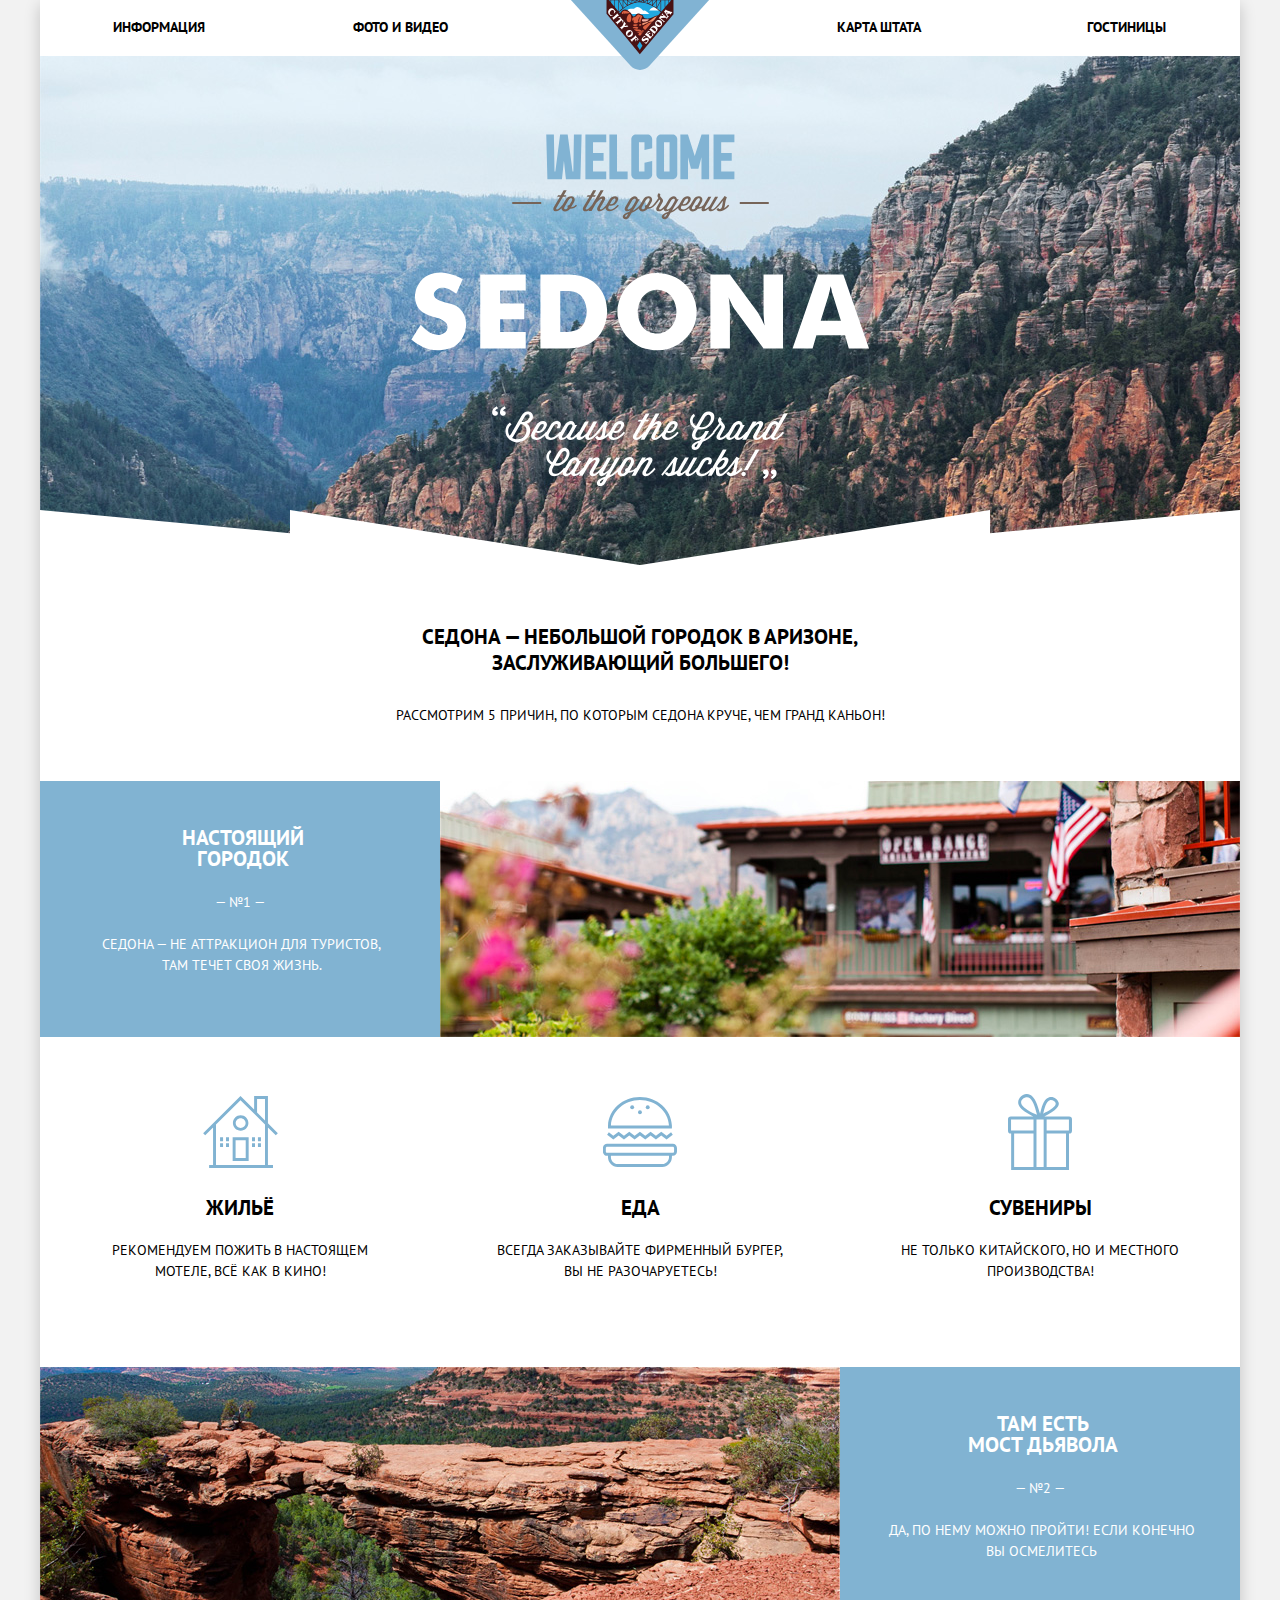
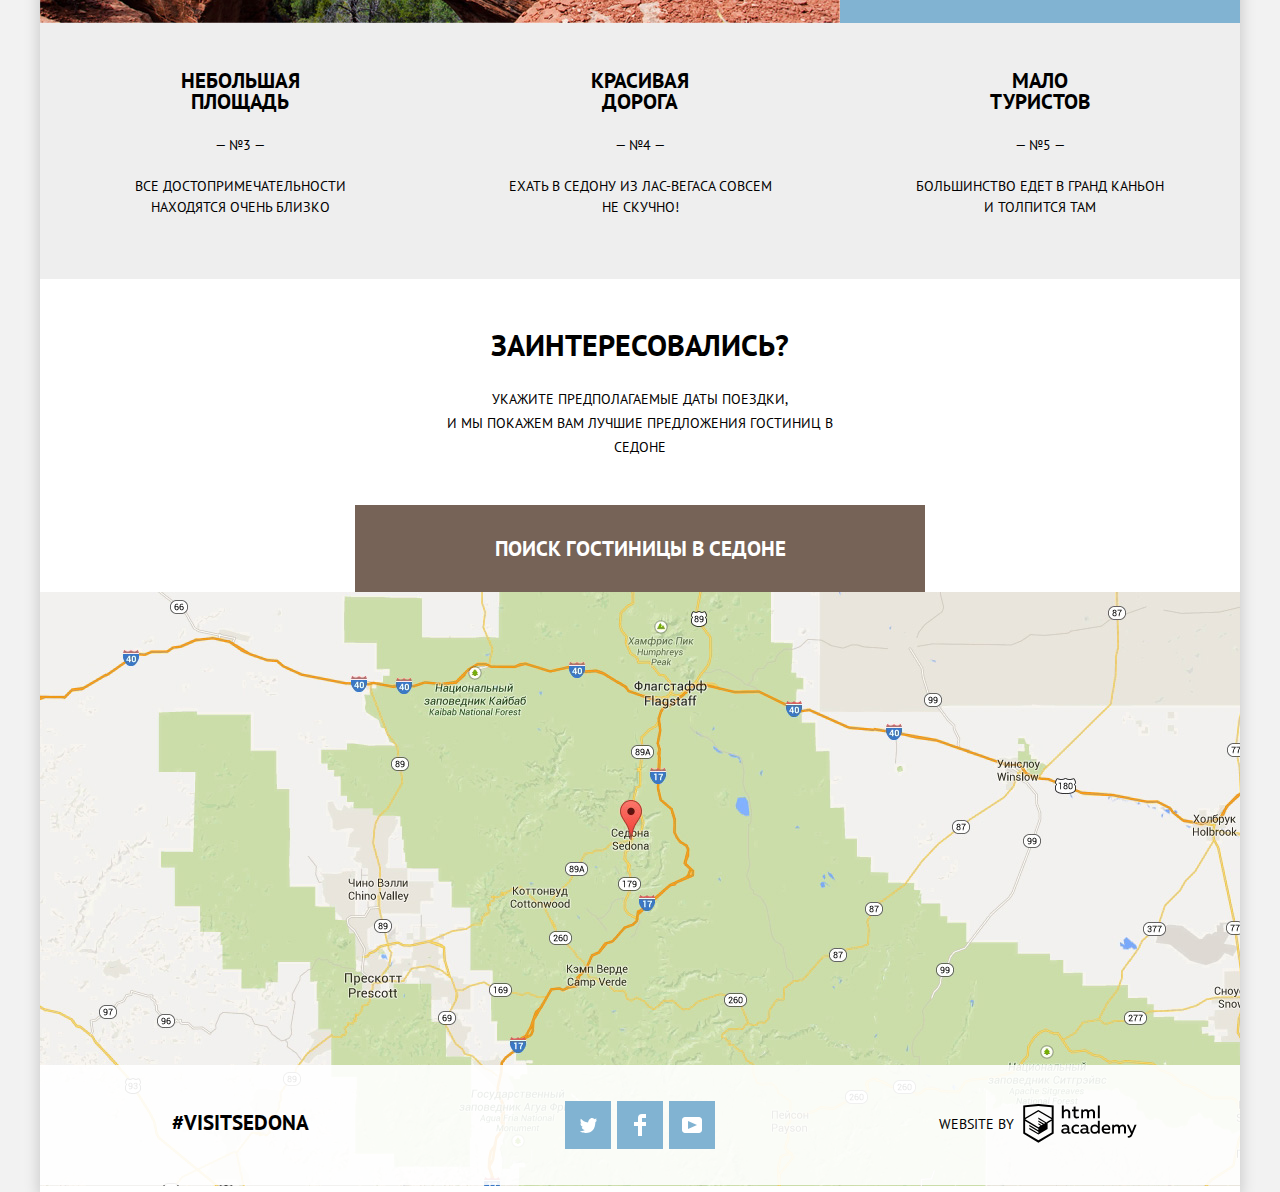
<file: index.html>
<!DOCTYPE html>
<html lang="ru">

<head>
    <meta charset="UTF-8">
    <title>Sedona / Главная</title>
    <link href="https://fonts.googleapis.com/css?family=PT+Sans:400,700&amp;subset=cyrillic" rel="stylesheet">
    <link rel="stylesheet" href="./css/normalize.css">
    <link rel="stylesheet" href="./css/styles.css">
</head>

<body>
    <div class="main-container">
        <header class="main-header">
            <img src="./img/svg-sedona/logo-sedona.svg" width="140" height="72" alt="Основной логотип">
            <nav class="site-navigation">
                <ul class="navigation-list">
                    <li> <a href="">Информация</a></li>
                    <li> <a href="">Фото и видео</a></li>
                    <li> <a href="">Карта штата</a></li>
                    <li> <a href="sedona-hotels.html">Гостиницы</a></li>
                </ul>
            </nav>
        </header>
        <main>
            <div class="head-wrapper">
                <h1 class="visually-hidden">Седона</h1>
                <img src="./img/svg-sedona/intro-welcome.svg" width="459" height="353" alt="Приветственный логотип">
            </div>
            <section class="title-section">
                <h2 class="visually-hidden">Привественный блок Седоны</h2>
                <b class="about-town">Седона — небольшой городок в Аризоне, заслуживающий большего!</b>
                <p class="about-reasons">Рассмотрим 5 причин, по которым Седона круче, чем Гранд Каньон!</p>
            </section>
            <section class="reasons-section town">
                <h2 class="visually-hidden">Описание причины</h2>
                <div class="reasons-block">
                    <h3>Настоящий городок</h3>
                    <span>— №1 —</span>
                    <p>Седона — не аттракцион для туристов,<br> там течет своя жизнь.</p>
                </div>
            </section>
            <section class="features-section">
                <h2 class="visually-hidden">Особенности городка</h2>
                <ul class="features-list">
                    <li class="features-item">
                        <h3 class="home">Жильё</h3>
                        <p>Рекомендуем пожить в настоящем мотеле, всё как в кино!</p>
                    </li>
                    <li class="features-item">
                        <h3 class="food">Еда</h3>
                        <p>Всегда заказывайте фирменный бургер, Вы не разочаруетесь!</p>
                    </li>
                    <li class="features-item">
                        <h3 class="gifts">Сувениры</h3>
                        <p class="gifts-text">Не только китайского, но и местного производства!</p>
                    </li>
                </ul>
            </section>
            <section class="reasons-section bridge">
                <h2 class="visually-hidden">Описание причины</h2>
                <div class="reasons-block">
                    <h3>Там есть <br>мост дьявола</h3>
                    <span>— №2 —</span>
                    <p>Да, по нему можно пройти! Если конечно вы осмелитесь</p>
                </div>
            </section>
            <section class="reasons-section">
                <ul class="reasons-list">
                    <li class="reasons-item-1">
                        <h3>Небольшая площадь</h3>
                        <span>— №3 —</span>
                        <p>Все достопримечательности находятся очень близко </p>
                    </li>
                    <li class="reasons-item-2">
                        <h3>Красивая дорога</h3>
                        <span>— №4 —</span>
                        <p>Ехать в Седону из Лас-Вегаса совсем не скучно!</p>
                    </li>
                    <li class="reasons-item-3">
                        <h3>Мало туристов</h3>
                        <span>— №5 —</span>
                        <p>Большинство едет в Гранд Каньон и толпится там</p>
                    </li>
                </ul>
            </section>
            <section class="hotels-seacrh">
                <h2 class="visually-hidden">Блок поиска гостиниц</h2>
                <div class="hotels-wrap">
                    <b>Заинтересовались?</b>
                    <p>Укажите предполагаемые даты поездки,<br> и мы покажем вам лучшие предложения гостиниц в Седоне</p>
                </div>
                <button class="search-button">Поиск гостиницы в Седоне</button>
                <form class="find-form form-show" method="get" action="https://echo.htmlacademy.ru">
                    <p class="search-hotels-group">
                        <label class="arrival">
                            <span class="date-form">Дата заезда:</span>
                            <input class="search-input" type="text" name="arrival" placeholder="24 апреля 2017" maxlength="20" required>
                        </label>
                        <button class="button-calendar-arrival" title="Выбрать дату заезда">
                            <svg width="21" height="22">
                                <path fill="#a9a9a9" d="M19.251 2.025h-2.845V.648c0-.381-.294-.689-.656-.689-.363 0-.656.308-.656.689v1.377h-3.938V.648c0-.381-.294-.689-.655-.689-.363 0-.657.308-.657.689v1.377H5.906V.648c0-.381-.294-.689-.656-.689-.363 0-.657.308-.657.689v1.377H1.75C.784 2.025 0 2.847 0 3.862v16.302C0 21.179.784 22 1.75 22h17.501c.966 0 1.749-.821 1.749-1.836V3.862c0-1.015-.783-1.837-1.749-1.837zm.437 18.139a.448.448 0 0 1-.437.459H1.75a.45.45 0 0 1-.438-.459V3.862a.45.45 0 0 1 .438-.459h2.844v1.378c0 .381.294.689.657.689.362 0 .656-.308.656-.689V3.403h3.938v1.378c0 .381.294.689.657.689.361 0 .655-.308.655-.689V3.403h3.938v1.378c0 .381.293.689.656.689.362 0 .656-.308.656-.689V3.403h2.845c.241 0 .437.206.437.459v16.302z" />
                                <path fill="#a9a9a9" d="M4.594 8.225h2.625v2.066H4.594zM4.594 11.668h2.625v2.067H4.594zM4.594 15.112h2.625v2.066H4.594zM9.188 15.112h2.625v2.066H9.188zM9.188 11.668h2.625v2.067H9.188zM9.188 8.225h2.625v2.066H9.188zM13.781 15.112h2.625v2.066h-2.625zM13.781 11.668h2.625v2.067h-2.625zM13.781 8.225h2.625v2.066h-2.625z" /></svg>
                        </button>
                    </p>
                    <p class="search-hotels-group">
                        <label class="departure">
                            <span class="date-form date-out">Дата выезда:</span>
                            <input class="search-input" type="text" name="departure" placeholder="4 июля 2017" maxlength="20">
                        </label>
                        <button class="button-calendar-departure" title="Выбрать дату выезда">
                            <svg width="21" height="22">
                                <path fill="#a9a9a9" d="M19.251 2.025h-2.845V.648c0-.381-.294-.689-.656-.689-.363 0-.656.308-.656.689v1.377h-3.938V.648c0-.381-.294-.689-.655-.689-.363 0-.657.308-.657.689v1.377H5.906V.648c0-.381-.294-.689-.656-.689-.363 0-.657.308-.657.689v1.377H1.75C.784 2.025 0 2.847 0 3.862v16.302C0 21.179.784 22 1.75 22h17.501c.966 0 1.749-.821 1.749-1.836V3.862c0-1.015-.783-1.837-1.749-1.837zm.437 18.139a.448.448 0 0 1-.437.459H1.75a.45.45 0 0 1-.438-.459V3.862a.45.45 0 0 1 .438-.459h2.844v1.378c0 .381.294.689.657.689.362 0 .656-.308.656-.689V3.403h3.938v1.378c0 .381.294.689.657.689.361 0 .655-.308.655-.689V3.403h3.938v1.378c0 .381.293.689.656.689.362 0 .656-.308.656-.689V3.403h2.845c.241 0 .437.206.437.459v16.302z" />
                                <path fill="#a9a9a9" d="M4.594 8.225h2.625v2.066H4.594zM4.594 11.668h2.625v2.067H4.594zM4.594 15.112h2.625v2.066H4.594zM9.188 15.112h2.625v2.066H9.188zM9.188 11.668h2.625v2.067H9.188zM9.188 8.225h2.625v2.066H9.188zM13.781 15.112h2.625v2.066h-2.625zM13.781 11.668h2.625v2.067h-2.625zM13.781 8.225h2.625v2.066h-2.625z" /></svg>
                        </button>
                    </p>
                    <div class="search-hotels-form">
                        <p class="adults-group">
                            <label class="adults-label" for="adults">Взрослые:</label>
                            <button class="button-minus" type="button" title="Меньше"></button>
                            <input class="number-adults" type="number" id="adults" name="adults" min="0" max="5" step="1" required placeholder="2">
                            <button class="button-plus" type="button" title="Больше"></button>
                        </p>
                        <p class="children-group">
                            <label class="children-label" for="children">Дети:</label>
                            <button class="button-minus" type="button" title="Меньше"></button>
                            <input class="number-children" type="number" id="children" name="children" placeholder="0" min="0" max="5" step="1">
                            <button class="button-plus" type="button" title="Больше"></button>
                        </p>
                    </div>
                    <input class="button-search" type="submit" value="найти">
                </form>
                <div class="map">
                    <img src="./img/map.jpg" width="1200" height="593" alt="Седона на карте США">
                    <iframe src="https://www.google.com/maps/embed?pb=!1m18!1m12!1m3!1d52385.180505943106!2d-111.83015781427315!3d34.854373381084706!2m3!1f0!2f0!3f0!3m2!1i1024!2i768!4f13.1!3m3!1m2!1s0x872da132f942b00d%3A0x5548c523fa6c8efd!2z0KHQtdC00L7QvdCwLCDQkNGA0LjQt9C-0L3QsCA4NjMzNiwg0KHQqNCQ!5e0!3m2!1sru!2sru!4v1522239916555" width="1200" height="593" allowfullscreen=""></iframe>
                </div>
            </section>
        </main>
        <footer class="main-footer">
            <p class="hashtag">#Visitsedona</p>
            <div class="footer-social">
                <ul class="footer-social-list">
                    <li>
                        <a href="#" class="social-button" aria-label="Twitter" title="Наш Твитер">
                            <svg width="17" height="15">
                                <path d="M10.95.144c1.685-.496 2.984.27 3.577 1.179.673-.231 1.331-.481 2.011-.708a2.345 2.345 0 0 1-.857 1.768c.685.17 1.304-.491 1.304-.491-.169 1-1.006 1.788-1.563 2.024-.231 6.75-3.175 11.217-10.077 11.082h-.446c-.41 0-4.164-.46-4.898-1.887 2.271.196 3.893-.422 4.693-1.177-.96-.3-2.679-.477-2.979-2.95.349.106.564.228 1.19.119C1.705 8.247.374 7.53.448 5.33c.285.328 1.067.536 1.34.472C1.085 5.561-.182 2.442.894.85c1.818 1.854 3.735 3.606 7.152 3.773C8.254 2.33 9.183.793 10.95.144z" /></svg>
                        </a>
                    </li>
                    <li>
                        <a href="#" class="social-button" aria-label="Facebook" title="Наш Фейсбук">
                            <svg width="12" height="22">
                                <path d="M12 4V0H8a4 4 0 0 0-4 4v4H0v4h4v10h4V12h4V8H8V4h4z" /></svg>
                        </a>
                    </li>
                    <li>
                        <a href="#" class="social-button" aria-label="Youtube" title="Наш канал на YouTube">
                            <svg width="20" height="16">
                                <path d="M17 0H3C1.35 0 0 1.35 0 3v10c0 1.65 1.35 3 3 3h14c1.65 0 3-1.35 3-3V3c0-1.65-1.35-3-3-3zM6.027 11.998V4.002L15.014 8l-8.987 3.998z" /></svg>
                        </a>
                    </li>
                </ul>
            </div>
            <p class="developer">
                <b>Website by</b>
                <a href="https://htmlacademy.ru/intensive/htmlcss">
                    <svg width="115" height="41">
                        <title>Профессиональный онлайн‑курс HTML и CSS, уровень 1</title>
                        <path d="M44.61,26.88a2,2,0,0,0,.55-0.1v1.33a3.25,3.25,0,0,1-1.18.21,1.67,1.67,0,0,1-1.67-1,4.84,4.84,0,0,1-3.14,1.08c-1.51,0-2.91-.83-2.91-2.55,0-2.13,2-2.79,3.71-2.79a11.08,11.08,0,0,1,2.17.25v-0.3c0-1-.76-1.77-2.19-1.77a7.42,7.42,0,0,0-3,.64v-1.7a10.21,10.21,0,0,1,3.19-.55c2.36,0,3.81,1.12,3.81,3.65v3a0.54,0.54,0,0,0,.49.59h0.17Zm-6.44-1.13A1.35,1.35,0,0,0,39.63,27h0.11a3.39,3.39,0,0,0,2.41-1V24.58a9.72,9.72,0,0,0-1.81-.21c-1,0-2.16.33-2.16,1.38h0Zm12.36-6.11a5,5,0,0,1,2.57.64V22a4.08,4.08,0,0,0-2.3-.7,2.75,2.75,0,1,0,0,5.49,5,5,0,0,0,2.43-.64v1.71a6.27,6.27,0,0,1-2.76.57A4.21,4.21,0,0,1,46,24.51q0-.21,0-0.41a4.32,4.32,0,0,1,4.18-4.46h0.38Zm12.17,7.24a2,2,0,0,0,.55-0.1v1.33a3.25,3.25,0,0,1-1.18.21,1.67,1.67,0,0,1-1.67-1,4.84,4.84,0,0,1-3.14,1.08c-1.51,0-2.91-.83-2.91-2.55,0-2.13,2-2.79,3.71-2.79a11.08,11.08,0,0,1,2.17.25v-0.3c0-1-.76-1.77-2.19-1.77a7.42,7.42,0,0,0-3,.64v-1.7a10.21,10.21,0,0,1,3.19-.55c2.36,0,3.81,1.12,3.81,3.65v3a0.54,0.54,0,0,0,.49.59h0.17Zm-6.44-1.13A1.35,1.35,0,0,0,57.73,27h0.11a3.39,3.39,0,0,0,2.41-1V24.58a9.72,9.72,0,0,0-1.81-.21c-1.06,0-2.16.33-2.16,1.38h0ZM73,16V28.2H71.35V26.88a3.88,3.88,0,0,1-3.19,1.54,4.4,4.4,0,0,1,0-8.78,3.81,3.81,0,0,1,3,1.3V16H73Zm-4.53,5.22a2.76,2.76,0,1,0,0,5.52A2.86,2.86,0,0,0,71.15,25V23A2.91,2.91,0,0,0,68.49,21.27ZM79,19.64c3.31,0,4.46,2.68,3.92,5.09H76.7c0.21,1.5,1.67,2.11,3.19,2.11a6.11,6.11,0,0,0,2.64-.59v1.6a7.14,7.14,0,0,1-3,.57C77,28.42,74.78,27,74.78,24a4.18,4.18,0,0,1,4-4.39H79Zm0.09,1.54a2.28,2.28,0,0,0-2.44,2.1v0.06H81.3A2,2,0,0,0,79.13,21.18Zm5.73,7V19.87h1.65v1a3.81,3.81,0,0,1,2.78-1.27A2.86,2.86,0,0,1,91.89,21a4.12,4.12,0,0,1,2.91-1.33A3.06,3.06,0,0,1,98,23V28.2h-1.9V23.05a1.59,1.59,0,0,0-1.42-1.75H94.42a2.8,2.8,0,0,0-2.07,1.12V28.2h-1.9V23.05A1.59,1.59,0,0,0,89,21.31H88.8a3,3,0,0,0-2.21,1.29v5.63H84.86Zm21.31-8.33h1.9l-3.91,9.46c-0.9,2.17-2.09,2.86-3.35,2.86a4.76,4.76,0,0,1-1.1-.14V30.46a2.86,2.86,0,0,0,.85.12c0.9,0,1.58-.64,2.07-1.9l0.17-.42-4-8.4h2l2.86,6.29ZM38.73,1.46V6.22a3.81,3.81,0,0,1,2.7-1.14,3.25,3.25,0,0,1,3.44,3.4v5.15H43V8.72a1.81,1.81,0,0,0-1.61-2h-0.3a2.93,2.93,0,0,0-2.32,1.39v5.52h-1.9V1.46h1.9ZM49.94,2.31v3h3V6.91h-3v3.81c0,1.1.5,1.46,1.58,1.46a4.49,4.49,0,0,0,1.69-.33v1.6A6.8,6.8,0,0,1,51,13.8a2.55,2.55,0,0,1-2.86-2.74V6.89H46.58V5.26h1.5V2.74Zm5.4,11.31V5.28H57v1A3.81,3.81,0,0,1,59.77,5a2.86,2.86,0,0,1,2.6,1.33A4.12,4.12,0,0,1,65.28,5,3.06,3.06,0,0,1,68.44,8.4v5.21h-1.9V8.46a1.59,1.59,0,0,0-1.42-1.75H64.89a2.8,2.8,0,0,0-2.07,1.12v5.78h-1.9V8.46A1.59,1.59,0,0,0,59.5,6.71H59.27A3,3,0,0,0,57.06,8v5.63H55.34ZM71.17,1.45H73V13.6H71.17V1.45ZM14.71,0H14.55L0,1.54V28.21l14.55,8.66,14.55-8.66V1.54Zm12.5,27.1L14.55,34.64,1.9,27.12V16.18l12.59,7.5V25L5.86,19.9v1.31l8.68,5.21v1.39L5.87,22.65V24l8.68,5.21,8.75-5.24V18.31L27.2,16V27.12Zm0-12.53-3.48,2-1.6,1L14.51,13v1.31L21,18.23H21l-0.14.09-1,.54-5.37-3.2V17l4.24,2.52-1,.67-3.2-1.9v1.31l2.1,1.24L14.5,22.1,2,14.65,14.51,7.11Zm0-1.32L14.49,5.76,1.91,13.25v-10L14.56,1.92,27.21,3.25v10h0Z" transform="translate(0 -0.02)" />
                    </svg>
                </a>
            </p>
        </footer>
    </div>
    <script src="js/script.js"></script>
</body>

</html>
</file>
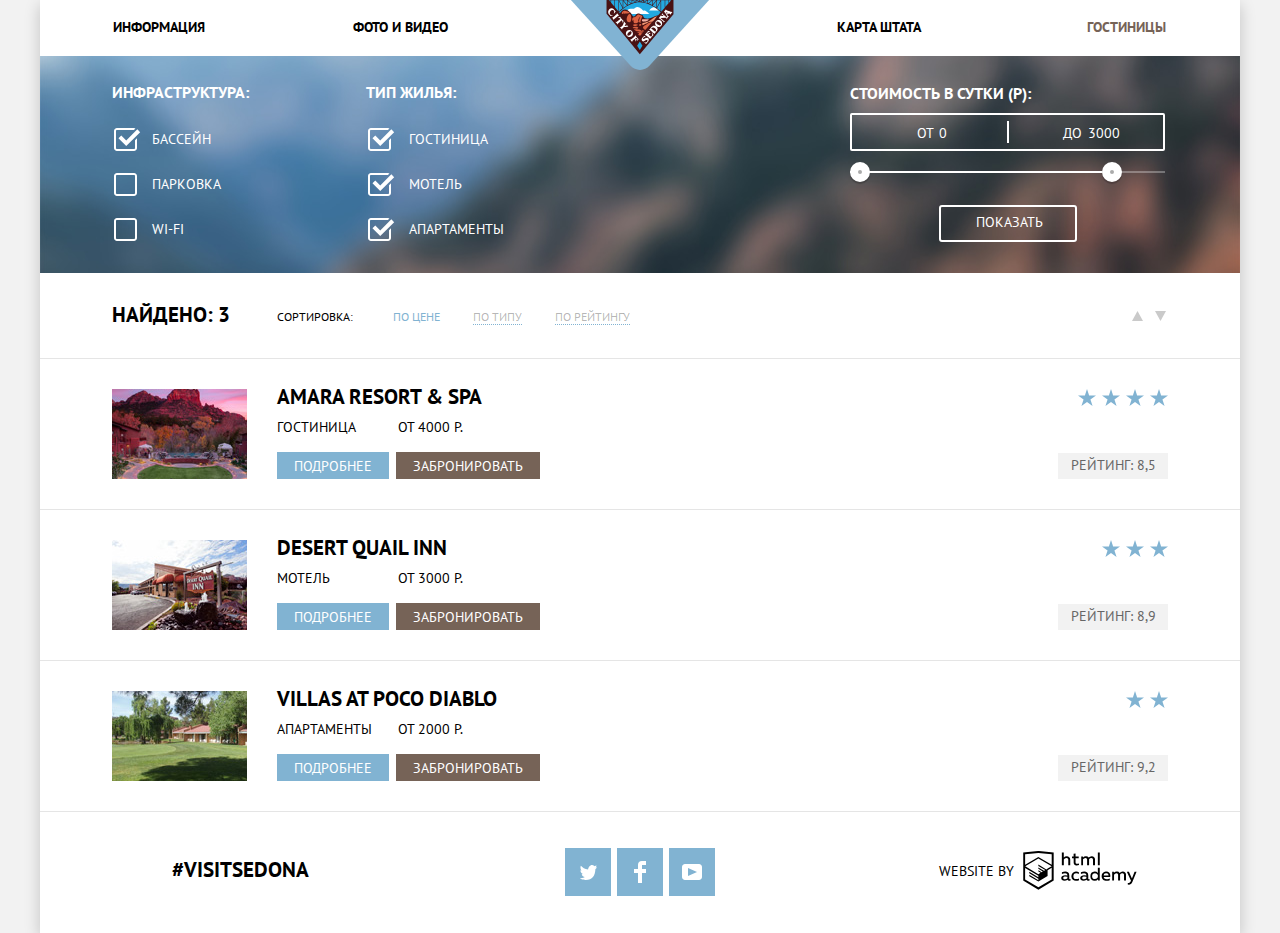
<file: sedona-hotels.html>
<!DOCTYPE html>
<html lang="ru">

<head>
    <meta charset="UTF-8">
    <title>Sedona / Гостиницы</title>
    <link href="https://fonts.googleapis.com/css?family=PT+Sans:400,700&amp;subset=cyrillic" rel="stylesheet">
    <link rel="stylesheet" href="./css/normalize.css">
    <link rel="stylesheet" href="./css/styles-min.css">
</head>

<body class="hotels-page">
    <div class="main-container">
        <header class="main-header">
            <a href="index.html"><img src="./img/svg-sedona/logo-sedona.svg" width="140" height="72" alt="Основной логотип"></a>
            <nav class="site-navigation">
                <ul class="navigation-list">
                    <li> <a href="">Информация</a></li>
                    <li> <a href="">Фото и видео</a></li>
                    <li> <a href="">Карта штата</a></li>
                    <li> <a class="active">Гостиницы</a></li>
                </ul>
            </nav>
        </header>
        <main class="container">
            <section class="filter-area">
                <h2 class="visually-hidden">Настройка фильтра</h2>
                <form class="filter-form" method="get" action="https://echo.htmlacademy.ru">
                    <div class="left-column">
                        <fieldset>
                            <legend>Инфраструктура: </legend>
                            <ul class="checkbox-list">
                                <li>
                                    <input class="visually-hidden checkbox-input" type="checkbox" id="pool" name="features[]" value="pool" checked>
                                    <label for="pool">Бассейн</label>
                                </li>
                                <li>
                                    <input class="visually-hidden checkbox-input" type="checkbox" id="parking" name="features[]" value="parking">
                                    <label for="parking"> Парковка</label>
                                </li>
                                <li>
                                    <input class="visually-hidden checkbox-input" type="checkbox" id="wifi" name="features[]" value="wifi">
                                    <label for="wifi"> Wi-Fi</label>
                                </li>
                            </ul>
                        </fieldset>
                        <fieldset>
                            <legend>Тип жилья: </legend>
                            <ul class="checkbox-list house">
                                <li>
                                    <input class="visually-hidden checkbox-input" type="checkbox" id="hotel" checked name="hotel">
                                    <label for="hotel">Гостиница</label>
                                </li>
                                <li>
                                    <input class="visually-hidden checkbox-input" type="checkbox" id="motel" checked name="motel">
                                    <label for="motel"> Мотель</label>
                                </li>
                                <li>
                                    <input class="visually-hidden checkbox-input " type="checkbox" id="apartment" checked name="apartment">
                                    <label for="apartment">Апартаменты</label>
                                </li>
                            </ul>
                        </fieldset>
                    </div>
                    <div class="filter-range">
                        <div class="filter-range-title">Стоимость в сутки (р):</div>
                        <div class="price-controls">
                            <label class="min-price">от <input type="text" name="min-price" value="0"></label>
                            <label class="max-price">до <input type="text" name="max-price" value="3000"></label>
                        </div>
                        <div class="range-controls">
                            <div class="scale">
                                <div class="bar"></div>
                            </div>
                            <div class="range-toggle range-toggle-min" title="Минимальная стоимость"></div>
                            <div class="range-toggle range-toggle-max" title="Максимальная стоимость"></div>
                        </div>
                        <input type="submit" value="Показать" class="show-button">
                    </div>
                </form>
            </section>
            <section class="results">
                <h2 class="visually-hidden">Блок сортировки</h2>
                <p class="find-result">Найдено: 3</p>
                <div class="sorting-area">
                    <p>Сортировка: </p>
                    <ul>
                        <li>
                            <a href="#" class="sorting-button checked">По цене</a></li>
                        <li>
                            <a href="#" class="sorting-button">По типу</a></li>
                        <li>
                            <a href="#" class="sorting-button">По рейтингу</a></li>
                    </ul>
                </div>
                <div class="sorting-order-buttons">
                    <a class="up-button" href="#" aria-label="сортировка по возрастанию">
                        <svg width="11" height="10">
                            <path d="M5.5 0L0 10h11z" /></svg>
                    </a>
                    <a class="down-button" href="#" aria-label="сортировка по убыванию">
                        <svg width="11" height="10">
                            <path d="M5.5 10L0 0h11" /></svg>
                    </a>
                </div>
            </section>
            <section class="hotels">
                <ul class="hotels-list">
                    <li class="hotel-item">
                        <img src="./img/hotel-1.jpg" width="135" height="90" alt="Гостиница Amara Resort and Spa">
                        <div class="item-wrapper">
                            <h2>
                                <a href="#"> Amara resort & spa </a>
                            </h2>
                            <div class="hotels-info">
                                <span class="hotel-type">Гостиница</span>
                                <span class="hotel-price">От 4000 Р.</span>
                            </div>
                            <div class="hotel-actions">
                                <a href="#">Подробнее</a>
                                <a href="#">Забронировать</a>
                            </div>
                        </div>
                        <div class="hotel-score">
                            <div class="hotel-stars">
                                <img src="./img/svg-sedona/star.svg" width="18" height="17" alt="4 звезды">
                                <img src="./img/svg-sedona/star.svg" width="18" height="17" alt="">
                                <img src="./img/svg-sedona/star.svg" width="18" height="17" alt="">
                                <img src="./img/svg-sedona/star.svg" width="18" height="17" alt="">
                            </div>
                            <span class="hotel-rating">Рейтинг: 8,5</span>
                        </div>
                    </li>
                    <li class="hotel-item">
                        <img src="./img/hotel-2.jpg" width="135" height="90" alt="Мотель Desert Quail Inn">
                        <div class="item-wrapper">
                            <h2>
                                <a href="#"> Desert Quail Inn </a>
                            </h2>
                            <div class="hotels-info">
                                <span class="hotel-type">Мотель</span>
                                <span class="hotel-price">От 3000 Р.</span>
                            </div>
                            <div class="hotel-actions">
                                <a href="#">Подробнее</a>
                                <a href="#">Забронировать</a>
                            </div>
                        </div>
                        <div class="hotel-score">
                            <div class="hotel-stars">
                                <img src="./img/svg-sedona/star.svg" width="18" height="17" alt="3 звезды">
                                <img src="./img/svg-sedona/star.svg" width="18" height="17" alt="">
                                <img src="./img/svg-sedona/star.svg" width="18" height="17" alt="">
                            </div>
                            <span class="hotel-rating">Рейтинг: 8,9</span>
                        </div>
                    </li>
                    <li class="hotel-item">
                        <img src="./img/hotel-3.jpg" width="135" height="90" alt="Аппартаменты Villas at Poco Diablo">
                        <div class="item-wrapper">
                            <h2>
                                <a href="#"> Villas at Poco Diablo</a>
                            </h2>
                            <div class="hotels-info">
                                <span class="hotel-type">Апартаменты</span>
                                <span class="hotel-price">От 2000 Р.</span>
                            </div>
                            <div class="hotel-actions">
                                <a href="#">Подробнее</a>
                                <a href="#">Забронировать</a>
                            </div>
                        </div>
                        <div class="hotel-score">
                            <div class="hotel-stars">
                                <img src="./img/svg-sedona/star.svg" width="18" height="17" alt="2 звезды">
                                <img src="./img/svg-sedona/star.svg" width="18" height="17" alt="">
                            </div>
                            <span class="hotel-rating">Рейтинг: 9,2</span>
                        </div>
                    </li>
                </ul>
            </section>
        </main>
        <footer class="main-footer">
            <p class="hashtag">#Visitsedona</p>
            <div class="footer-social">
                <ul class="footer-social-list">
                    <li>
                        <a href="#" class="social-button" aria-label="Twitter" title="Наш Твитер">
                            <svg width="17" height="15">
                                <path d="M10.95.144c1.685-.496 2.984.27 3.577 1.179.673-.231 1.331-.481 2.011-.708a2.345 2.345 0 0 1-.857 1.768c.685.17 1.304-.491 1.304-.491-.169 1-1.006 1.788-1.563 2.024-.231 6.75-3.175 11.217-10.077 11.082h-.446c-.41 0-4.164-.46-4.898-1.887 2.271.196 3.893-.422 4.693-1.177-.96-.3-2.679-.477-2.979-2.95.349.106.564.228 1.19.119C1.705 8.247.374 7.53.448 5.33c.285.328 1.067.536 1.34.472C1.085 5.561-.182 2.442.894.85c1.818 1.854 3.735 3.606 7.152 3.773C8.254 2.33 9.183.793 10.95.144z" /></svg>
                        </a>
                    </li>
                    <li>
                        <a href="#" class="social-button" aria-label="Facebook" title="Наш Фейсбук">
                            <svg width="12" height="22">
                                <path d="M12 4V0H8a4 4 0 0 0-4 4v4H0v4h4v10h4V12h4V8H8V4h4z" /></svg>
                        </a>
                    </li>
                    <li>
                        <a href="#" class="social-button" aria-label="Youtube" title="Наш канал на YouTube">
                            <svg width="20" height="16">
                                <path d="M17 0H3C1.35 0 0 1.35 0 3v10c0 1.65 1.35 3 3 3h14c1.65 0 3-1.35 3-3V3c0-1.65-1.35-3-3-3zM6.027 11.998V4.002L15.014 8l-8.987 3.998z" /></svg>
                        </a>
                    </li>
                </ul>
            </div>
            <p class="developer">
                <b>Website by</b>
                <a href="https://htmlacademy.ru/intensive/htmlcss">
                    <svg width="115" height="41">
                        <title>Профессиональный онлайн‑курс HTML и CSS, уровень 1</title>
                        <path d="M44.61,26.88a2,2,0,0,0,.55-0.1v1.33a3.25,3.25,0,0,1-1.18.21,1.67,1.67,0,0,1-1.67-1,4.84,4.84,0,0,1-3.14,1.08c-1.51,0-2.91-.83-2.91-2.55,0-2.13,2-2.79,3.71-2.79a11.08,11.08,0,0,1,2.17.25v-0.3c0-1-.76-1.77-2.19-1.77a7.42,7.42,0,0,0-3,.64v-1.7a10.21,10.21,0,0,1,3.19-.55c2.36,0,3.81,1.12,3.81,3.65v3a0.54,0.54,0,0,0,.49.59h0.17Zm-6.44-1.13A1.35,1.35,0,0,0,39.63,27h0.11a3.39,3.39,0,0,0,2.41-1V24.58a9.72,9.72,0,0,0-1.81-.21c-1,0-2.16.33-2.16,1.38h0Zm12.36-6.11a5,5,0,0,1,2.57.64V22a4.08,4.08,0,0,0-2.3-.7,2.75,2.75,0,1,0,0,5.49,5,5,0,0,0,2.43-.64v1.71a6.27,6.27,0,0,1-2.76.57A4.21,4.21,0,0,1,46,24.51q0-.21,0-0.41a4.32,4.32,0,0,1,4.18-4.46h0.38Zm12.17,7.24a2,2,0,0,0,.55-0.1v1.33a3.25,3.25,0,0,1-1.18.21,1.67,1.67,0,0,1-1.67-1,4.84,4.84,0,0,1-3.14,1.08c-1.51,0-2.91-.83-2.91-2.55,0-2.13,2-2.79,3.71-2.79a11.08,11.08,0,0,1,2.17.25v-0.3c0-1-.76-1.77-2.19-1.77a7.42,7.42,0,0,0-3,.64v-1.7a10.21,10.21,0,0,1,3.19-.55c2.36,0,3.81,1.12,3.81,3.65v3a0.54,0.54,0,0,0,.49.59h0.17Zm-6.44-1.13A1.35,1.35,0,0,0,57.73,27h0.11a3.39,3.39,0,0,0,2.41-1V24.58a9.72,9.72,0,0,0-1.81-.21c-1.06,0-2.16.33-2.16,1.38h0ZM73,16V28.2H71.35V26.88a3.88,3.88,0,0,1-3.19,1.54,4.4,4.4,0,0,1,0-8.78,3.81,3.81,0,0,1,3,1.3V16H73Zm-4.53,5.22a2.76,2.76,0,1,0,0,5.52A2.86,2.86,0,0,0,71.15,25V23A2.91,2.91,0,0,0,68.49,21.27ZM79,19.64c3.31,0,4.46,2.68,3.92,5.09H76.7c0.21,1.5,1.67,2.11,3.19,2.11a6.11,6.11,0,0,0,2.64-.59v1.6a7.14,7.14,0,0,1-3,.57C77,28.42,74.78,27,74.78,24a4.18,4.18,0,0,1,4-4.39H79Zm0.09,1.54a2.28,2.28,0,0,0-2.44,2.1v0.06H81.3A2,2,0,0,0,79.13,21.18Zm5.73,7V19.87h1.65v1a3.81,3.81,0,0,1,2.78-1.27A2.86,2.86,0,0,1,91.89,21a4.12,4.12,0,0,1,2.91-1.33A3.06,3.06,0,0,1,98,23V28.2h-1.9V23.05a1.59,1.59,0,0,0-1.42-1.75H94.42a2.8,2.8,0,0,0-2.07,1.12V28.2h-1.9V23.05A1.59,1.59,0,0,0,89,21.31H88.8a3,3,0,0,0-2.21,1.29v5.63H84.86Zm21.31-8.33h1.9l-3.91,9.46c-0.9,2.17-2.09,2.86-3.35,2.86a4.76,4.76,0,0,1-1.1-.14V30.46a2.86,2.86,0,0,0,.85.12c0.9,0,1.58-.64,2.07-1.9l0.17-.42-4-8.4h2l2.86,6.29ZM38.73,1.46V6.22a3.81,3.81,0,0,1,2.7-1.14,3.25,3.25,0,0,1,3.44,3.4v5.15H43V8.72a1.81,1.81,0,0,0-1.61-2h-0.3a2.93,2.93,0,0,0-2.32,1.39v5.52h-1.9V1.46h1.9ZM49.94,2.31v3h3V6.91h-3v3.81c0,1.1.5,1.46,1.58,1.46a4.49,4.49,0,0,0,1.69-.33v1.6A6.8,6.8,0,0,1,51,13.8a2.55,2.55,0,0,1-2.86-2.74V6.89H46.58V5.26h1.5V2.74Zm5.4,11.31V5.28H57v1A3.81,3.81,0,0,1,59.77,5a2.86,2.86,0,0,1,2.6,1.33A4.12,4.12,0,0,1,65.28,5,3.06,3.06,0,0,1,68.44,8.4v5.21h-1.9V8.46a1.59,1.59,0,0,0-1.42-1.75H64.89a2.8,2.8,0,0,0-2.07,1.12v5.78h-1.9V8.46A1.59,1.59,0,0,0,59.5,6.71H59.27A3,3,0,0,0,57.06,8v5.63H55.34ZM71.17,1.45H73V13.6H71.17V1.45ZM14.71,0H14.55L0,1.54V28.21l14.55,8.66,14.55-8.66V1.54Zm12.5,27.1L14.55,34.64,1.9,27.12V16.18l12.59,7.5V25L5.86,19.9v1.31l8.68,5.21v1.39L5.87,22.65V24l8.68,5.21,8.75-5.24V18.31L27.2,16V27.12Zm0-12.53-3.48,2-1.6,1L14.51,13v1.31L21,18.23H21l-0.14.09-1,.54-5.37-3.2V17l4.24,2.52-1,.67-3.2-1.9v1.31l2.1,1.24L14.5,22.1,2,14.65,14.51,7.11Zm0-1.32L14.49,5.76,1.91,13.25v-10L14.56,1.92,27.21,3.25v10h0Z" transform="translate(0 -0.02)" />
                    </svg>
                </a>
            </p>
        </footer>
    </div>
</body>

</html>
</file>
<file: css/styles.css>
body {
    margin: 0;
    min-width: 1280px;
    max-height: 2762px;
    font-family: "PT Sans", Arial, sans-serif;
    font-size: 14px;
    line-height: 24px;
    font-weight: 400;
    color: #000;
    text-transform: uppercase;
    background-color: #f2f2f2;
    fill: currentColor;
}

img {
    max-width: 100%;
    height: auto;
}

.hotels-page {
    min-width: 1280px;
    min-height: 933px;
    background-color: #f2f2f2;
}

.main-container {
    position: relative;
    margin: 0 auto;
    width: 1200px;
    min-height: inherit;
    background-color: #fff;
    -webkit-box-shadow: 0px 5px 15px 0 rgba(0, 1, 1, 0.2);
    box-shadow: 0px 5px 15px 0 rgba(0, 1, 1, 0.2);
}

.visually-hidden:not(:focus):not(:active),
input[type="checkbox"].visually-hidden {
    position: absolute;
    margin: -1px;
    padding: 0;
    width: 1px;
    height: 1px;
    border: 0;
    white-space: nowrap;
    -webkit-clip-path: inset(100%);
    clip-path: inset(100%);
    clip: rect(0 0 0 0);
    overflow: hidden;
}

a {
    text-decoration: none;
}

.main-header {
    position: relative;
    width: 100%;
}

.main-header img {
    position: absolute;
    top: 0;
    right: 0;
    left: 0;
    margin: 0 auto;
    margin-top: -1px;
    display: block;
    width: 140px;
    z-index: 1;
}

.site-navigation {
    padding: 0;
    margin: 0;
    width: 1128px;
    font-weight: bold;
    line-height: 26px;
    color: #000;
    background-color: inherit;
}

.navigation-list {
    margin: 0;
    padding: 0;
    width: 1200px;
    display: -webkit-box;
    display: -ms-flexbox;
    display: flex;
    -ms-flex-wrap: wrap;
    flex-wrap: wrap;
    -webkit-box-pack: justify;
    -ms-flex-pack: justify;
    justify-content: space-between;
    list-style: none;
}

.navigation-list li {
    padding: 14px 0 16px 0;
    width: 240px;
    display: -webkit-box;
    display: -ms-flexbox;
    -webkit-box-sizing: border-box;
    box-sizing: border-box;
}

.navigation-list li:nth-child(4n+1) {
    padding-left: 73px;
    text-align: left;
}

.navigation-list li:nth-child(4n+2) {
    padding-left: 73px;
    text-align: left;
}

.navigation-list li:nth-child(4n+3) {
    margin-left: 240px;
    padding-left: 77px;
    text-align: right;
}

.navigation-list li:nth-child(4n+4) {
    padding-left: 87px;
    text-align: right;
}

.navigation-list a {
    color: #000;
}

.navigation-list a:hover,
.navigation-list a:focus {
    color: #81b3d2;
}

.navigation-list a:active {
    color: rgba(0, 0, 0, 0.3);
}

.navigation-list .active {
    color: #766357;
    pointer-events: none;
    cursor: default;
}

.head-wrapper {
    min-height: 509px;
    display: -webkit-box;
    display: -ms-flexbox;
    display: flex;
    -webkit-box-pack: center;
    -ms-flex-pack: center;
    justify-content: center;
    background-color: #81b3d2;
    background-image:
        url(../img/svg-sedona/intro-mask.svg),
        url(../img/main-background.jpg);
    background-repeat: no-repeat, no-repeat;
    background-position: center 454px, 0 -82px;
    background-size: 1200px 57px, auto auto;
    background-color: #677c8b;
}

.title-section {
    padding: 0;
    margin: 0;
    min-height: 216px;
    display: -webkit-box;
    display: -ms-flexbox;
    display: flex;
    -webkit-box-orient: vertical;
    -webkit-box-direction: normal;
    -ms-flex-direction: column;
    flex-direction: column;
    -webkit-box-align: center;
    -ms-flex-align: center;
    align-items: center;
    text-align: center;
    line-height: 21px;
}

.about-town {
    width: 440px;
    padding-top: 59px;
    padding-bottom: 12px;
    font-weight: bold;
    font-size: 21px;
    line-height: 26px;
}

.about-reasons {
    width: 489px;
    min-height: 13px;
    line-height: 26px;
}

.reasons-block {
    min-width: 400px;
    min-height: inherit;
    display: -webkit-box;
    display: -ms-flexbox;
    display: flex;
    -webkit-box-orient: vertical;
    -webkit-box-direction: normal;
    -ms-flex-direction: column;
    flex-direction: column;
    -webkit-box-align: center;
    -ms-flex-align: center;
    align-items: center;
    background-color: #81b3d2;
}

.reasons-block h3 {
    margin: 0;
    padding: 46px 95px 23px 100px;
    max-width: 200px;
    word-wrap: break-word;
    font-size: 21px;
    font-weight: bold;
    line-height: 21px;
}

.reasons-block span {
    padding-bottom: 21px;
    line-height: 21px;
}

.reasons-block p {
    margin: 0;
    padding: 0;
    padding-left: 32px;
    padding-right: 29px;
    max-width: 320px;
    line-height: 21px;
    word-wrap: break-word;
    letter-spacing: 0;
}

.reasons-list h3,
.reasons-list p,
.reasons-list span {
    word-wrap: break-word;
    color: #000;
}

.features-section {
    text-align: center;
    line-height: 21px;
}

.features-list,
.reasons-list {
    padding: 0;
    margin: 0;
    width: 1200px;
    display: -webkit-box;
    display: -ms-flexbox;
    display: flex;
    -ms-flex-wrap: wrap;
    flex-wrap: wrap;
    -ms-flex-pack: distribute;
    justify-content: space-around;
    list-style: none;
}

.features-item {
    min-height: 330px;
    display: -webkit-box;
    display: -ms-flexbox;
    display: flex;
    -webkit-box-orient: vertical;
    -webkit-box-direction: normal;
    -ms-flex-direction: column;
    flex-direction: column;
    -webkit-box-align: center;
    -ms-flex-align: center;
    align-items: center;
}

.features-item h3 {
    position: relative;
    padding: 0;
    margin: 0;
    margin-top: 160px;
    font-size: 21px;
    line-height: 21px;
    text-align: center;
}

.features-item h3::before {
    position: absolute;
    top: -105px;
    left: 50%;
    margin-left: -40px;
    content: "";
    width: 80px;
    height: 80px;
}

.features-item p {
    margin: 0;
    padding: 0;
    padding-top: 22px;
    width: 300px;
    font-size: 14px;
}

.features-item .gifts-text {
    margin-top: -25px;
}

.features-item .home::before {
    background-image: url(../img/svg-sedona/icon-1.svg);
    background-position: center;
    background-repeat: no-repeat;
}

.features-item .food::before {
    background-image: url(../img/svg-sedona/icon-3.svg);
    background-position: center;
    background-repeat: no-repeat;
}

.features-item .gifts::before {
    background-image: url(../img/svg-sedona/icon-2.svg);
    background-position: center;
    background-repeat: no-repeat;
}

.features-item .gifts {
    padding-bottom: 25px;
}

.reasons-section {
    min-height: 256px;
    display: -webkit-box;
    display: -ms-flexbox;
    display: flex;
    text-align: center;
    line-height: 21px;
    background-color: #eeeeee;
    color: #fff;
}

.town {
    background-image: url(../img/layer-1.jpg);
    background-position: right;
    background-size: auto;
    background-repeat: no-repeat;
    background-color: #9e785c;
}

.bridge {
    -webkit-box-orient: horizontal;
    -webkit-box-direction: reverse;
    -ms-flex-direction: row-reverse;
    flex-direction: row-reverse;
    background-image: url(../img/layer-2.jpg);
    background-position: left;
    background-size: auto;
    background-repeat: no-repeat;
    background-color: #825139;
}

.reasons-list li {
    margin: 0 auto;
    padding: 0;
    min-height: 256px;
    display: -webkit-box;
    display: -ms-flexbox;
    display: flex;
    -webkit-box-align: center;
    -ms-flex-align: center;
    align-items: center;
    -ms-flex-wrap: wrap;
    flex-wrap: wrap;
    -ms-flex-preferred-size: 400px;
    flex-basis: 400px;
    -webkit-box-pack: center;
    -ms-flex-pack: center;
    justify-content: center;
    -webkit-box-orient: vertical;
    -webkit-box-direction: normal;
    -ms-flex-direction: column;
    flex-direction: column;
}

.reasons-list h3 {
    margin: 0;
    padding: 0;
    padding-top: 44px;
    padding-bottom: 23px;
    width: 123px;
    font-size: 21px;
    font-weight: bold;
}

.reasons-list span {
    margin: 0;
    margin-bottom: 20px;
    padding: 0;
}

.reasons-list p {
    margin: 0;
    padding: 0;
    padding-bottom: 59px;
    word-wrap: break-word;
}

.reasons-item-1 p {
    width: 280px;
}

.reasons-item-2 p {
    width: 270px;
}

.reasons-item-3 p {
    width: 255px;
}

.hotels-seacrh {
    text-align: center;
}

.hotels-seacrh b {
    font-size: 30px;
    font-weight: bold;
    line-height: 36px;
}

.hotels-seacrh p {
    margin-top: 24px;
    margin-bottom: 25px;
    text-align: center;
    font-weight: 400;
}

.hotels-wrap {
    margin: 0 auto;
    margin-bottom: 62px;
    padding: 0;
    padding-top: 48px;
    width: 437px;
    min-height: 96px;
}

.search-button {
    position: relative;
    padding: 32px 139px 31px 140px;
    margin-top: -16px;
    font-size: 21px;
    font-weight: bold;
    text-transform: uppercase;
    color: #fff;
    border: none;
    background-color: #766357;
}

.search-button:hover,
.search-button:focus {
    background-color: #604e43;
}

.search-button:active {
    color: rgba(255, 255, 255, 0.3);
    background-color: #503e33;
}

.main-footer {
    position: absolute;
    padding: 0;
    margin: 0;
    bottom: 7px;
    width: 100%;
    display: -webkit-box;
    display: -ms-flexbox;
    display: flex;
    -ms-flex-pack: distribute;
    -webkit-box-pack: center;
    justify-content: center;
    -webkit-box-align: center;
    -ms-flex-align: center;
    align-items: center;
    background-color: rgba(255, 255, 255, 0.9);
    z-index: 2;
}

.hotels-page .main-footer {
    position: inherit;
    bottom: 0px;
    background-color: #fff;
}

.hashtag {
    padding: 0;
    margin: 0;
    margin-top: -4px;
    font-size: 21px;
    line-height: 26px;
    font-weight: bold;
    -webkit-box-flex: 1;
    -ms-flex: 1;
    flex: 1;
    text-align: center;
}

.footer-social {
    text-align: center;
    -webkit-box-flex: 1;
    -ms-flex: 1;
    flex: 1;
}

.footer-social-list {
    margin: 0;
    padding: 0;
    padding-top: 36px;
    padding-bottom: 36px;
    display: -webkit-box;
    display: -ms-flexbox;
    display: flex;
    -webkit-box-pack: justify;
    -ms-flex-pack: justify;
    justify-content: center;
    -webkit-box-align: center;
    -ms-flex-align: center;
    align-items: center;
    list-style: none;
}

.developer {
    margin: 0;
    padding: 0;
    display: -webkit-box;
    display: -ms-flexbox;
    display: flex;
    -webkit-box-orient: horizontal;
    -webkit-box-direction: normal;
    -ms-flex-direction: row;
    flex-direction: row;
    -webkit-box-align: center;
    -ms-flex-align: center;
    align-items: center;
    -webkit-box-flex: 1;
    -ms-flex: 1;
    flex: 1;
    text-align: center;
    -webkit-box-pack: center;
    -ms-flex-pack: center;
    justify-content: center;
    line-height: 26px;
}

.developer b {
    margin-top: -3px;
    margin-right: 12px;
    font-weight: normal;
}

.developer svg {
    vertical-align: middle;
    fill: #000;
    -webkit-transform: scale(1.05);
    -ms-transform: scale(1.05);
    transform: scale(1.05);
}

.developer svg:hover,
.developer svg:focus {
    fill: #81b3d2;
}

.developer svg:active {
    fill: #bdbbbc;
}

.social-button {
    margin-left: 3px;
    margin-right: 3px;
    width: 46px;
    height: 48px;
    display: -webkit-box;
    display: -ms-flexbox;
    display: flex;
    -webkit-box-align: center;
    -ms-flex-align: center;
    align-items: center;
    -webkit-box-pack: center;
    -ms-flex-pack: center;
    justify-content: center;
    background-color: #81b3d2;
    background-repeat: no-repeat;
    background-position: center;
}

.social-button svg {
    fill: #fff;
}

.social-button:hover,
.social-button:focus {
    background-color: #669ec0;
}

.social-button:active {
    background-color: #5496bd;
}

.social-button:active path {
    fill: #88b6d1;
}

.find-form label {
    text-align: left;
    font-weight: bold;
}

.find-form {
    position: absolute;
    padding: 30px 55px 55px 55px;
    margin-left: 316px;
    max-width: 458px;
    display: none;
    background-color: white;
    z-index: 3;
    -webkit-box-shadow: 0 20px 40px 0 rgba(0, 0, 0, 0.3);
    box-shadow: 0 20px 40px 0 rgba(0, 0, 0, 0.3);
    -webkit-animation: slideInDown 0.5s;
    animation: slideInDown 0.5s;
}

.form-show {
    display: block;
    -webkit-animation: slideInDown 0.5s;
    animation: slideInDown 0.5s;
}

.form-hide {
    display: none;
}

.slideInDown {
    -webkit-animation-name: slideInDown;
    animation-name: slideInDown;
    -webkit-animation-duration: 1s;
    animation-duration: 1s;
    -webkit-animation-fill-mode: both;
    animation-fill-mode: both;
}

@-webkit-keyframes slideInDown {
    0% {
        -webkit-transform: translateY(-10px);
        transform: translateY(-10px);
    }
    70% {
        -webkit-transform: translateY(10px);
        transform: translateY(10px);
    }
    90% {
        -webkit-transform: translateY(-10px);
        transform: translateY(-10px);
    }
    100% {
        -webkit-transform: translateY(0);
        transform: translateY(0);
    }
}

@keyframes slideInDown {
    0% {
        -webkit-transform: translateY(-10px);
        transform: translateY(-10px);
    }
    70% {
        -webkit-transform: translateY(10px);
        transform: translateY(10px);
    }
    90% {
        -webkit-transform: translateY(-10px);
        transform: translateY(-10px);
    }
    100% {
        -webkit-transform: translateY(0);
        transform: translateY(0);
    }
}

.arrival,
.departure {
    margin: 0;
    padding: 0;
    width: 458px;
    height: 38px;
    display: -webkit-box;
    display: -ms-flexbox;
    display: flex;
    -webkit-box-orient: horizontal;
    -webkit-box-direction: normal;
    -ms-flex-direction: row;
    flex-direction: row;
    -webkit-box-pack: justify;
    -ms-flex-pack: justify;
    justify-content: space-between;
}

.arrival,
.departure {
    height: auto;
}

.departure {
    padding-top: 5px;
}

.search-hotels-form {
    margin-top: -20px;
    width: 458px;
    display: -webkit-box;
    display: -ms-flexbox;
    display: flex;
    -webkit-box-align: center;
    -ms-flex-align: center;
    align-items: center;
}

.search-hotels-form p {
    display: -webkit-box;
    display: -ms-flexbox;
    display: flex;
}

.button-calendar-arrival,
.button-calendar-departure {
    padding: 0;
    width: 21px;
    height: 22px;
    cursor: pointer;
}

.search-hotels-group {
    margin: 0;
    margin-top: 25px;
    margin-bottom: 4px;
    position: relative;
}

.button-calendar-arrival,
.button-calendar-departure {
    position: absolute;
    left: 428px;
    top: 8px;
    margin: 0;
    border: 0;
    background-color: transparent;
    outline: none;
}

.button-calendar-departure {
    top: 12px;
}

.button-calendar-arrival:hover path,
.button-calendar-departure:hover path {
    fill: black;
}

.button-calendar-arrival:active path,
.button-calendar-departure:active path {
    fill: #81b3d2;
}

.date-form {
    margin: 0;
    margin-right: auto;
    padding-top: 7px;
    width: 97px;
    letter-spacing: 0.2px;
}

.date-out {
    padding-top: 7px;
}

.adults-label {
    padding: 0px 41px 1px 0px;
    width: 72px;
    word-wrap: break-word;
}

.button-minus {
    position: relative;
    margin: 0;
    width: 38px;
    height: 38px;
    border: 0;
    outline: none;
    background-color: #f2f2f2;
    cursor: pointer;
}

.button-minus::before {
    content: "";
    position: absolute;
    left: 14px;
    top: 18px;
    width: 11px;
    height: 3px;
    background-color: #a9a9a9;
}

.button-minus:hover::before {
    content: "";
    position: absolute;
    left: 14px;
    top: 18px;
    width: 11px;
    height: 3px;
    background-color: black;
}

.button-minus:active::before {
    content: "";
    position: absolute;
    left: 14px;
    top: 18px;
    width: 11px;
    height: 3px;
    background-color: #81b3d2;
}

.number-adults,
.number-children,
.search-input {
    background-color: #f2f2f2;
    cursor: pointer;
}

.adults-group,
.children-group {
    display: -webkit-box;
    display: -ms-flexbox;
    display: flex;
    -webkit-box-align: center;
    -ms-flex-align: center;
    align-items: center;
}

input[type=number]::-webkit-inner-spin-button,
input[type=number]::-webkit-outer-spin-button {
    -webkit-appearance: none;
    margin: 0;
}

input[type=number] {
    -moz-appearance: textfield;
}

.number-adults,
.number-children {
    padding: 0;
    width: 38px;
    height: 38px;
    font-size: 14px;
    line-height: 26px;
    text-align: center;
    font-weight: 700;
    outline: none;
    border: 0;
}

.search-input {
    margin: 0;
    padding: 0;
    padding-left: 13px;
    padding-right: 35px;
    width: 346px;
    height: 38px;
    font-size: 14px;
    font-weight: 700;
    line-height: 26px;
    text-transform: uppercase;
    border: 0;
    background-color: #f2f2f2;
    outline: none;
    -webkit-box-sizing: border-box;
    box-sizing: border-box;
}

.find-form input::-webkit-input-placeholder {
    color: #000;
}

.find-form input:-ms-input-placeholder {
    color: #000;
}

.find-form input::-ms-input-placeholder {
    color: #000;
}

.find-form input::placeholder {
    color: #000;
}

.search-input:hover {
    background-color: #ebebeb;
}

.search-input:focus {
    background-color: #ffffff;
    border: 2px solid #e5e5e5;
}

.button-plus {
    position: relative;
    width: 38px;
    height: 38px;
    border: 0;
    background-color: #f2f2f2;
    cursor: pointer;
    outline: none;
}

.button-plus::before,
.button-plus::after {
    content: "";
    position: absolute;
    left: 13px;
    top: 18px;
    width: 11px;
    height: 3px;
    background-color: #a9a9a9;
}

.button-plus::after {
    -webkit-transform: rotate(90deg);
    -ms-transform: rotate(90deg);
    transform: rotate(90deg);
}

.button-plus:hover::after,
.button-plus:hover::before {
    content: "";
    position: absolute;
    left: 13px;
    top: 18px;
    width: 11px;
    height: 3px;
    background-color: black;
}

.button-plus:active::after,
.button-plus:active::before {
    content: "";
    position: absolute;
    left: 13px;
    top: 18px;
    width: 11px;
    height: 3px;
    background-color: #81b3d2;
}

.children-group {
    margin-left: auto;
}

.children-label {
    padding: 0px 26px 1px 0px;
    width: 39px;
    word-wrap: break-word;
}

.button-search {
    margin-top: 29px;
    padding: 16px 197px 18px 196px;
    font-size: 21px;
    text-transform: uppercase;
    text-align: center;
    line-height: 26px;
    font-weight: bold;
    color: #fff;
    border: none;
    background-color: #81b3d2;
    cursor: pointer;
}

.button-search:hover {
    background-color: #669ec0;
    outline: none;
}

.button-search:focus,
.button-search:active {
    background-color: #5496bd;
    color: #94b9d2;
    outline: none;
}

.map {
    position: relative;
    min-height: 593px;
}

.map img {
    position: absolute;
    top: 0;
    left: 0;
    margin: 0;
    z-index: 1;
}

.map iframe {
    position: relative;
    z-index: 2;
    border: none;
}

.current-page {
    color: #766357;
}

.filter-area {
    min-height: 217px;
    background: url('../img/filter-background.jpg');
    background-position: center;
    background-repeat: no-repeat;
    background-size: cover;
    background-color: #657a8a;
}

.left-column {
    margin-left: 72px;
    padding-bottom: 5px;
    display: -webkit-box;
    display: -ms-flexbox;
    display: flex;
    -ms-flex-wrap: wrap;
    flex-wrap: wrap;
}

.left-column fieldset {
    padding: 0;
    margin: 0;
}

.filter-range {
    width: 315px;
    color: #ffffff;
    text-transform: uppercase;
}

.filter-range-title {
    padding: 0;
    margin-bottom: 9px;
    font-weight: 600;
    font-size: 16px;
    line-height: 21px;
}

.price-controls {
    position: relative;
    margin-bottom: 20px;
    height: 34px;
    font-size: 0;
    border: 2px solid #fff;
    border-radius: 2px;
}

.price-controls::after {
    content: "";
    position: absolute;
    top: 50%;
    left: 50%;
    width: 2px;
    height: 22px;
    background: #ffffff;
    -webkit-transform: translate(-50%, -50%);
    -ms-transform: translate(-50%, -50%);
    transform: translate(-50%, -50%);
}

.price-controls label {
    display: inline-block;
    font-size: 14px;
    line-height: 21px;
    vertical-align: top;
    cursor: pointer;
    color: #fff;
}

.price-controls .min-price {
    padding-left: 65px;
    width: 91px;
}

.price-controls .max-price {
    width: 100px;
    padding-left: 55px;
}

.price-controls input {
    width: 40px;
    height: 33px;
    margin: 0;
    color: inherit;
    font: inherit;
    background: 0 0;
    border: 0;
}

.price-controls input:hover,
.price-controls input:active {
    cursor: pointer;
    background-color: transparent;
}

.price-controls input:focus {
    outline: 3px solid #81b3d2;
}

.range-controls {
    position: relative;
    margin-bottom: 32px;
}

.range-controls .scale {
    height: 2px;
    background: rgba(255, 255, 255, 0.3);
}

.range-controls .bar {
    width: 80%;
    height: 2px;
    background: #ffffff;
}

.range-toggle {
    position: absolute;
    top: -9px;
    width: 4px;
    height: 4px;
    background: #ababab;
    border: 8px solid #ffffff;
    border-radius: 50%;
    -webkit-box-shadow: 0 2px 1px 0 rgba(0, 1, 1, 0.2);
    box-shadow: 0 2px 1px 0 rgba(0, 1, 1, 0.2);
    cursor: pointer;
}

.range-toggle:hover {
    -webkit-transform: scale(1.2);
    -ms-transform: scale(1.2);
    transform: scale(1.2);
}

.range-toggle-min {
    left: 0;
}

.range-toggle-max {
    left: 80%;
}

.filter-form {
    display: -webkit-box;
    display: -ms-flexbox;
    display: flex;
    -webkit-box-pack: justify;
    -ms-flex-pack: justify;
    justify-content: space-between;
    -ms-flex-wrap: wrap;
    flex-wrap: wrap;
    color: #fff;
    line-height: 21px;
}

.filter-form ul {
    padding: 0;
    margin: 0;
    list-style: none;
}

.filter-form fieldset:last-child {
    margin-left: 117px;
}

fieldset {
    display: -webkit-box;
    display: -ms-flexbox;
    display: flex;
    -ms-flex-wrap: wrap;
    flex-wrap: wrap;
    border: none;
    -webkit-box-orient: vertical;
    -webkit-box-direction: normal;
    -ms-flex-direction: column;
    flex-direction: column;
}

legend {
    margin: 0;
    padding-top: 26px;
    padding-bottom: 26px;
    font-weight: bold;
    font-size: 16px;
}

.checkbox-list li {
    margin: 0;
    padding: 0;
    padding-left: 30px;
    padding-bottom: 24px;
    display: -webkit-box;
    display: -ms-flexbox;
    display: flex;
    -webkit-box-orient: horizontal;
    -webkit-box-direction: normal;
    -ms-flex-direction: row;
    flex-direction: row;
    -webkit-box-pack: start;
    -ms-flex-pack: start;
    justify-content: flex-start;
    -webkit-box-align: center;
    -ms-flex-align: center;
    align-items: center;
}

.checkbox-list label {
    position: relative;
    padding-left: 10px;
    display: block;
    cursor: pointer;
    -webkit-user-select: none;
    -moz-user-select: none;
    -ms-user-select: none;
    user-select: none;
}

.checkbox-list.house label {
    padding-left: 13px;
}

.checkbox-input + label::before {
    content: "";
    position: absolute;
    left: -30px;
    top: -1px;
    width: 27px;
    height: 23px;
    background: url(../img/svg-sedona/checkbox-off.svg);
    background-repeat: no-repeat;
    background-position: top center;
}

.checkbox-input:checked + label::before {
    content: "";
    position: absolute;
    top: -1px;
    left: -28px;
    width: 27px;
    height: 23px;
    background: url(../img/svg-sedona/checkbox-on.svg);
    background-repeat: no-repeat;
    background-position: top center;
}

.checkbox-input:focus + label {
    outline: 3px solid #81b3d2;
}

.checkbox-input:disabled + label{
color:#6a6a6a
}

.checkbox-input:disabled + label::before {
    background: url(../img/svg-sedona/checkbox-off-dis.svg);
    background-repeat: no-repeat;
    background-position: top center;
}

.checkbox-input:checked:disabled + label::before {
    background: url(../img/svg-sedona/checkbox-on-dis.svg);
    background-repeat: no-repeat;
    background-position: top center;
}

.filter-range {
    margin: 0;
    margin-right: 75px;
    padding: 0;
    display: -webkit-box;
    display: -ms-flexbox;
    display: flex;
    -webkit-box-pack: center;
    -ms-flex-pack: center;
    justify-content: center;
    -webkit-box-orient: vertical;
    -webkit-box-direction: normal;
    -ms-flex-direction: column;
    flex-direction: column;
}

.show-button {
    margin: 0 auto;
    padding: 5px 33px 7px 35px;
    width: 138px;
    color: #fff;
    line-height: 21px;
    text-transform: uppercase;
    border: 2px solid white;
    border-radius: 3px;
    background-color: transparent;
    cursor: pointer;
}

.show-button:hover,
.show-button:focus {
    color: #000;
    background-color: #fff;
}

.results {
    display: -webkit-box;
    display: -ms-flexbox;
    display: flex;
    border-bottom: 1px solid #e5e5e5;
}

.find-result {
    margin-left: 72px;
    margin-right: 47px;
    margin-bottom: 22px;
    padding-top: 8px;
    padding-bottom: 8px;
    font-size: 21px;
    font-weight: bold;
    line-height: 26px;
    text-align: left;
}

.sorting-order-buttons {
    margin-left: auto;
    margin-right: 62px;
    display: -webkit-box;
    display: -ms-flexbox;
    display: flex;
    -webkit-box-align: center;
    -ms-flex-align: center;
    align-items: center;
}

.sorting-order-buttons svg {
    fill: #cacaca;
}

.sorting-order-buttons svg:hover,
.sorting-order-buttons svg:focus {
    fill: #000;
}

.sorting-order-buttons svg:active {
    fill: #81b3d2;
}

.up-button,
.down-button {
    margin: 0;
    margin-right: 12px;
    padding: 0;
    background-color: transparent;
    border: 0;
    outline: none;
    cursor: pointer;
}

.sorting-area {
    display: -webkit-box;
    display: -ms-flexbox;
    display: flex;
    -webkit-box-align: center;
    -ms-flex-align: center;
    align-items: center;
    line-height: 17.5px;
    font-size: 12px;
    text-align: left;
}

.sorting-area p {
    margin: 0;
    margin-top: 3px;
    margin-right: 40px;
    padding: 0;
}

.sorting-area ul {
    margin: 0;
    margin-top: 3px;
    padding: 0;
    list-style: none;
    display: -webkit-box;
    display: -ms-flexbox;
    display: flex;
    -webkit-box-orient: horizontal;
    -webkit-box-direction: normal;
    -ms-flex-direction: row;
    flex-direction: row;
    -webkit-box-pack: start;
    -ms-flex-pack: start;
    justify-content: flex-start;
}

.sorting-button {
    margin-right: 33px;
    color: rgba(0, 0, 0, 0.3);
    border-bottom: 1px dotted #81b3d2;
}

.sorting-button:hover,
.sorting-button:focus {
    color: #81b3d2;
}

.sorting-button:active {
    color: #000;
    border: none;
}

.checked {
    border: none;
    color: #81b3d2;
}

.hotels-list {
    padding: 0;
    margin: 0;
    display: -webkit-box;
    display: -ms-flexbox;
    display: flex;
    -webkit-box-orient: vertical;
    -webkit-box-direction: normal;
    -ms-flex-direction: column;
    flex-direction: column;
    list-style: none;
}

.hotel-item {
    padding: 0;
    margin: 0;
    min-height: 150px;
    display: -webkit-box;
    display: -ms-flexbox;
    display: flex;
    -webkit-box-pack: start;
    -ms-flex-pack: start;
    justify-content: flex-start;
    -webkit-box-align: center;
    -ms-flex-align: center;
    align-items: center;
    border-bottom: 1px solid #e5e5e5;
}

.item-wrapper {
    min-height: 100px;
    display: -webkit-box;
    display: -ms-flexbox;
    display: flex;
    -webkit-box-orient: vertical;
    -webkit-box-direction: normal;
    -ms-flex-direction: column;
    flex-direction: column;
    margin-right: auto;
    -webkit-box-pack: justify;
    -ms-flex-pack: justify;
    align-items: stretch;
    -webkit-box-align: stretch;
    -ms-flex-align: stretch;
    align-items: stretch;
}

.hotel-item img {
    margin-left: 72px;
    margin-right: 30px;
}

.item-wrapper h2 {
    margin: 0;
    padding-bottom: 7px;
}

.hotel-item h2 > a {
    line-height: 26px;
    color: #000;
}

.hotel-item h2 > a:hover,
.hotel-item h2 > a:focus {
    color: #81b3d2;
}

.hotel-item h2 > a:active {
    color: rgba(0, 0, 0, 0.3)
}

.hotels-info {
    display: -webkit-box;
    display: -ms-flexbox;
    display: flex;
    -webkit-box-pack: justify;
    -ms-flex-pack: justify;
    justify-content: space-between;
}

.hotel-type,
.hotel-price {
    line-height: 21px;
    margin-bottom: 16px;
}

.hotel-type {
    width: 110px;
}

.hotel-price {
    width: 142px;
    margin-left: auto;
}

.hotel-score {
    margin-right: 72px;
    height: 90px;
    display: -webkit-box;
    display: -ms-flexbox;
    display: flex;
    -webkit-box-orient: vertical;
    -webkit-box-direction: normal;
    -ms-flex-direction: column;
    flex-direction: column;
    -webkit-box-pack: justify;
    -ms-flex-pack: justify;
    justify-content: space-between;
}

.hotel-rating {
    width: 110px;
    height: 26px;
    text-align: center;
    vertical-align: middle;
    color: #666666;
    background-color: #f2f2f2;
}

.hotel-actions a {
    margin: 0;
    padding: 5px 17px 4px 17px;
}

.hotel-actions a:first-child {
    color: white;
    background-color: #81b3d2;
    margin-right: 6px;
}

.hotel-actions a:last-child {
    margin-left: -3px;
    color: white;
    background-color: #766357;
}

.hotel-actions a:first-child:hover,
.hotel-actions a:first-child:focus {
    background-color: #669ec0;
}

.hotel-actions a:last-child:hover,
.hotel-actions a:last-child:focus {
    background-color: #604e43;
}

.hotel-actions a:first-child:active {
    color: rgba(255, 255, 255, 0.3);
    background-color: #5496bd;
}

.hotel-actions a:last-child:active {
    color: rgba(255, 255, 255, 0.3);
    background-color: #503e33;
}

.hotel-stars {
    display: -webkit-box;
    display: -ms-flexbox;
    display: flex;
    -webkit-box-pack: end;
    -ms-flex-pack: end;
    justify-content: flex-end;
}

.hotel-stars img {
    margin: 0;
    margin-left: 6px;
    padding: 0;
}
</file>
<file: css/styles-min.css>
body{margin:0;font-family:"PT Sans",Arial,sans-serif;font-size:14px;line-height:24px;font-weight:400;color:#000;text-transform:uppercase;background-color:#f2f2f2;fill:currentColor}img{max-width:100%;height:auto}.hotels-page{min-width:1280px;min-height:933px;background-color:#f2f2f2}.main-container{position:relative;margin:0 auto;width:1200px;min-height:inherit;background-color:#fff;-webkit-box-shadow:0 5px 15px 0 rgba(0,1,1,0.2);box-shadow:0 5px 15px 0 rgba(0,1,1,0.2)}.visually-hidden:not(:focus):not(:active),input[type="checkbox"].visually-hidden{position:absolute;margin:-1px;padding:0;width:1px;height:1px;border:0;white-space:nowrap;-webkit-clip-path:inset(100%);clip-path:inset(100%);clip:rect(0 0 0 0);overflow:hidden}a{text-decoration:none}.main-header{position:relative;width:100%}.main-header img{position:absolute;top:0;right:0;left:0;margin:0 auto;margin-top:-1px;display:block;width:140px;z-index:1}.site-navigation{padding:0;margin:0;width:1128px;font-weight:bold;line-height:26px;color:#000;background-color:inherit}.navigation-list{margin:0;padding:0;width:1200px;display:-webkit-box;display:-ms-flexbox;display:flex;-ms-flex-wrap:wrap;flex-wrap:wrap;-webkit-box-pack:justify;-ms-flex-pack:justify;justify-content:space-between;list-style:none}.navigation-list li{padding:14px 0 16px 0;width:240px;display:-webkit-box;display:-ms-flexbox;-webkit-box-sizing:border-box;box-sizing:border-box}.navigation-list li:nth-child(4n+1){padding-left:73px;text-align:left}.navigation-list li:nth-child(4n+2){padding-left:73px;text-align:left}.navigation-list li:nth-child(4n+3){margin-left:240px;padding-left:77px;text-align:right}.navigation-list li:nth-child(4n+4){padding-left:87px;text-align:right}.navigation-list a{color:#000}.navigation-list a:hover,.navigation-list a:focus{color:#81b3d2}.navigation-list a:active{color:rgba(0,0,0,0.3)}.navigation-list .active{color:#766357;pointer-events:none;cursor:default}.head-wrapper{min-height:509px;display:-webkit-box;display:-ms-flexbox;display:flex;-webkit-box-pack:center;-ms-flex-pack:center;justify-content:center;background-color:#81b3d2;background-image:url(../img/svg-sedona/intro-mask.svg),url(../img/main-background.jpg);background-repeat:no-repeat,no-repeat;background-position:center 454px,0 -82px;background-size:1200px 57px,auto auto;background-color:#677c8b}.title-section{padding:0;margin:0;min-height:216px;display:-webkit-box;display:-ms-flexbox;display:flex;-webkit-box-orient:vertical;-webkit-box-direction:normal;-ms-flex-direction:column;flex-direction:column;-webkit-box-align:center;-ms-flex-align:center;align-items:center;text-align:center;line-height:21px}.about-town{width:440px;padding-top:59px;padding-bottom:14px;font-weight:bold;font-size:21px;line-height:26px}.about-reasons{min-height:13px;line-height:26px}.reasons-block{min-width:400px;min-height:inherit;display:-webkit-box;display:-ms-flexbox;display:flex;-webkit-box-orient:vertical;-webkit-box-direction:normal;-ms-flex-direction:column;flex-direction:column;-webkit-box-align:center;-ms-flex-align:center;align-items:center;background-color:#81b3d2}.reasons-block h3{margin:0;padding:46px 95px 24px 95px;max-width:200px;word-wrap:break-word;font-size:21px;font-weight:bold;line-height:21px}.reasons-block span{padding-bottom:23px;line-height:21px}.reasons-block p{margin:0;padding:0;padding-left:29px;padding-right:29px;max-width:320px;line-height:21px;word-wrap:break-word;letter-spacing:0}.reasons-list h3,.reasons-list p,.reasons-list span{word-wrap:break-word;color:#000}.features-section{text-align:center;line-height:21px}.features-list,.reasons-list{padding:0;margin:0;width:1200px;display:-webkit-box;display:-ms-flexbox;display:flex;-ms-flex-wrap:wrap;flex-wrap:wrap;-ms-flex-pack:distribute;justify-content:space-around;list-style:none}.features-item{min-height:330px;display:-webkit-box;display:-ms-flexbox;display:flex;-webkit-box-orient:vertical;-webkit-box-direction:normal;-ms-flex-direction:column;flex-direction:column;-webkit-box-align:center;-ms-flex-align:center;align-items:center}.features-item h3{position:relative;padding:0;margin:0;margin-top:160px;font-size:21px;line-height:21px;text-align:center}.features-item h3::before{position:absolute;top:-105px;left:50%;margin-left:-40px;content:"";width:80px;height:80px}.features-item p{margin:0;padding:0;padding-top:24px;width:300px;font-size:14px}.features-item .gifts-text{margin-top:-25px}.features-item .home::before{background-image:url(../img/svg-sedona/icon-1.svg);background-position:center;background-repeat:no-repeat}.features-item .food::before{background-image:url(../img/svg-sedona/icon-3.svg);background-position:center;background-repeat:no-repeat}.features-item .gifts::before{background-image:url(../img/svg-sedona/icon-2.svg);background-position:center;background-repeat:no-repeat}.features-item .gifts{padding-bottom:25px}.reasons-section{min-height:256px;display:-webkit-box;display:-ms-flexbox;display:flex;text-align:center;line-height:21px;background-color:#eee;color:#fff}.town{background-image:url(../img/layer-1.jpg);background-position:right;background-size:auto;background-repeat:no-repeat;background-color:#9e785c}.bridge{-webkit-box-orient:horizontal;-webkit-box-direction:reverse;-ms-flex-direction:row-reverse;flex-direction:row-reverse;background-image:url(../img/layer-2.jpg);background-position:left;background-size:auto;background-repeat:no-repeat;background-color:#825139}.reasons-list li{margin:0 auto;padding:0;min-height:256px;display:-webkit-box;display:-ms-flexbox;display:flex;-webkit-box-align:center;-ms-flex-align:center;align-items:center;-ms-flex-wrap:wrap;flex-wrap:wrap;-ms-flex-preferred-size:400px;flex-basis:400px;-webkit-box-pack:center;-ms-flex-pack:center;justify-content:center;-webkit-box-orient:vertical;-webkit-box-direction:normal;-ms-flex-direction:column;flex-direction:column}.reasons-list h3{margin:0;padding:0;padding-top:44px;padding-bottom:23px;width:123px;font-size:21px;font-weight:bold}.reasons-list span{margin:0;margin-bottom:23px;padding:0}.reasons-list p{margin:0;padding:0;padding-bottom:59px;word-wrap:break-word}.reasons-item-1 p{width:280px}.reasons-item-2 p{width:270px}.reasons-item-3 p{width:255px}.hotels-seacrh{text-align:center}.hotels-seacrh b{font-size:30px;font-weight:bold;line-height:36px}.hotels-seacrh p{margin-top:25px;margin-bottom:25px;text-align:center;font-weight:400}.hotels-wrap{margin:0 auto;margin-bottom:62px;padding:0;padding-top:48px;width:437px;min-height:96px}.search-button{position:relative;padding:32px 139px 31px 140px;margin-top:-16px;font-size:21px;font-weight:bold;text-transform:uppercase;color:#fff;border:0;background-color:#766357}.search-button:hover,.search-button:focus{background-color:#604e43}.search-button:active{color:rgba(255,255,255,0.3);background-color:#503e33}.main-footer{position:absolute;padding:0;margin:0;bottom:7px;width:100%;display:-webkit-box;display:-ms-flexbox;display:flex;-ms-flex-pack:distribute;-webkit-box-pack:center;justify-content:center;-webkit-box-align:center;-ms-flex-align:center;align-items:center;background-color:rgba(255,255,255,0.9);z-index:2}.hotels-page .main-footer{position:inherit;bottom:0;background-color:#fff}.hashtag{padding:0;margin:0;margin-top:-4px;font-size:21px;line-height:26px;font-weight:bold;-webkit-box-flex:1;-ms-flex:1;flex:1;text-align:center}.footer-social{text-align:center;-webkit-box-flex:1;-ms-flex:1;flex:1}.footer-social-list{margin:0;padding:0;padding-top:36px;padding-bottom:36px;display:-webkit-box;display:-ms-flexbox;display:flex;-webkit-box-pack:justify;-ms-flex-pack:justify;justify-content:center;-webkit-box-align:center;-ms-flex-align:center;align-items:center;list-style:none}.developer{margin:0;padding:0;display:-webkit-box;display:-ms-flexbox;display:flex;-webkit-box-orient:horizontal;-webkit-box-direction:normal;-ms-flex-direction:row;flex-direction:row;-webkit-box-align:center;-ms-flex-align:center;align-items:center;-webkit-box-flex:1;-ms-flex:1;flex:1;text-align:center;-webkit-box-pack:center;-ms-flex-pack:center;justify-content:center;line-height:26px}.developer b{margin-top:-3px;margin-right:12px;font-weight:normal}.developer svg{vertical-align:middle;fill:#000;-webkit-transform:scale(1.05);-ms-transform:scale(1.05);transform:scale(1.05)}.developer svg:hover,.developer svg:focus{fill:#81b3d2}.developer svg:active{fill:#bdbbbc}.social-button{margin-left:3px;margin-right:3px;width:46px;height:48px;display:-webkit-box;display:-ms-flexbox;display:flex;-webkit-box-align:center;-ms-flex-align:center;align-items:center;-webkit-box-pack:center;-ms-flex-pack:center;justify-content:center;background-color:#81b3d2;background-repeat:no-repeat;background-position:center}.social-button svg{fill:#fff}.social-button:hover,.social-button:focus{background-color:#669ec0}.social-button:active{background-color:#5496bd}.social-button:active path{fill:#88b6d1}.find-form label{text-align:left;font-weight:bold}.find-form{position:absolute;padding:30px 55px 55px 55px;margin-left:316px;max-width:458px;display:none;background-color:white;z-index:3;-webkit-box-shadow:0 20px 40px 0 rgba(0,0,0,0.3);box-shadow:0 20px 40px 0 rgba(0,0,0,0.3);-webkit-animation:slideInDown .5s;animation:slideInDown .5s}.form-show{display:block;-webkit-animation:slideInDown .5s;animation:slideInDown .5s}.form-hide{display:none}.slideInDown{-webkit-animation-name:slideInDown;animation-name:slideInDown;-webkit-animation-duration:1s;animation-duration:1s;-webkit-animation-fill-mode:both;animation-fill-mode:both}@-webkit-keyframes slideInDown{0{-webkit-transform:translateY(-10px);transform:translateY(-10px)}70%{-webkit-transform:translateY(10px);transform:translateY(10px)}90%{-webkit-transform:translateY(-10px);transform:translateY(-10px)}100%{-webkit-transform:translateY(0);transform:translateY(0)}}@keyframes slideInDown{0{-webkit-transform:translateY(-10px);transform:translateY(-10px)}70%{-webkit-transform:translateY(10px);transform:translateY(10px)}90%{-webkit-transform:translateY(-10px);transform:translateY(-10px)}100%{-webkit-transform:translateY(0);transform:translateY(0)}}.arrival,.departure{margin:0;padding:0;width:458px;height:38px;display:-webkit-box;display:-ms-flexbox;display:flex;-webkit-box-orient:horizontal;-webkit-box-direction:normal;-ms-flex-direction:row;flex-direction:row;-webkit-box-pack:justify;-ms-flex-pack:justify;justify-content:space-between}.arrival,.departure{height:auto}.departure{padding-top:5px}.search-hotels-form{margin-top:-20px;width:458px;display:-webkit-box;display:-ms-flexbox;display:flex;-webkit-box-align:center;-ms-flex-align:center;align-items:center}.search-hotels-form p{display:-webkit-box;display:-ms-flexbox;display:flex}.button-calendar-arrival,.button-calendar-departure{padding:0;width:21px;height:22px;cursor:pointer}.search-hotels-group{margin:0;margin-top:25px;margin-bottom:4px;position:relative}.button-calendar-arrival,.button-calendar-departure{position:absolute;left:428px;top:8px;margin:0;border:0;background-color:transparent;outline:0}.button-calendar-departure{top:12px}.button-calendar-arrival:hover path,.button-calendar-departure:hover path{fill:black}.button-calendar-arrival:active path,.button-calendar-departure:active path{fill:#81b3d2}.date-form{margin:0;margin-right:auto;padding-top:7px;width:97px;letter-spacing:.2px}.date-out{padding-top:7px}.adults-label{padding:0 41px 1px 0;width:72px;word-wrap:break-word}.button-minus{position:relative;margin:0;width:38px;height:38px;border:0;outline:0;background-color:#f2f2f2;cursor:pointer}.button-minus::before{content:"";position:absolute;left:14px;top:18px;width:11px;height:3px;background-color:#a9a9a9}.button-minus:hover::before{content:"";position:absolute;left:14px;top:18px;width:11px;height:3px;background-color:black}.button-minus:active::before{content:"";position:absolute;left:14px;top:18px;width:11px;height:3px;background-color:#81b3d2}.number-adults,.number-children,.search-input{background-color:#f2f2f2;cursor:pointer}.adults-group,.children-group{display:-webkit-box;display:-ms-flexbox;display:flex;-webkit-box-align:center;-ms-flex-align:center;align-items:center}input[type=number]::-webkit-inner-spin-button,input[type=number]::-webkit-outer-spin-button{-webkit-appearance:none;margin:0}input[type=number]{-moz-appearance:textfield}.number-adults,.number-children{padding:0;width:38px;height:38px;font-size:14px;line-height:26px;text-align:center;font-weight:700;outline:0;border:0}.search-input{margin:0;padding:0;padding-left:12px;padding-right:35px;width:346px;height:38px;font-size:14px;font-weight:700;line-height:26px;text-transform:uppercase;border:0;background-color:#f2f2f2;outline:0;-webkit-box-sizing:border-box;box-sizing:border-box}.find-form input::-webkit-input-placeholder{color:#000}.find-form input:-ms-input-placeholder{color:#000}.find-form input::-ms-input-placeholder{color:#000}.find-form input::placeholder{color:#000}.search-input:hover{background-color:#ebebeb}.search-input:focus{background-color:#fff;border:2px solid #e5e5e5}.button-plus{position:relative;width:38px;height:38px;border:0;background-color:#f2f2f2;cursor:pointer;outline:0}.button-plus::before,.button-plus::after{content:"";position:absolute;left:13px;top:18px;width:11px;height:3px;background-color:#a9a9a9}.button-plus::after{-webkit-transform:rotate(90deg);-ms-transform:rotate(90deg);transform:rotate(90deg)}.button-plus:hover::after,.button-plus:hover::before{content:"";position:absolute;left:13px;top:18px;width:11px;height:3px;background-color:black}.button-plus:active::after,.button-plus:active::before{content:"";position:absolute;left:13px;top:18px;width:11px;height:3px;background-color:#81b3d2}.children-group{margin-left:auto}.children-label{padding:0 26px 1px 0;width:39px;word-wrap:break-word}.button-search{margin-top:29px;padding:16px 197px 18px 196px;font-size:21px;text-transform:uppercase;text-align:center;line-height:26px;font-weight:bold;color:#fff;border:0;background-color:#81b3d2;cursor:pointer}.button-search:hover{background-color:#669ec0;outline:0}.button-search:focus,.button-search:active{background-color:#5496bd;color:#94b9d2;outline:0}.map{position:relative;min-height:593px}.map img{position:absolute;top:0;left:0;margin:0;z-index:1}.map iframe{position:relative;z-index:2;border:0}.current-page{color:#766357}.filter-area{min-height:217px;background:url('../img/filter-background.jpg');background-position:center;background-repeat:no-repeat;background-size:cover;background-color:#657a8a}.left-column{margin-left:72px;padding-bottom:5px;display:-webkit-box;display:-ms-flexbox;display:flex;-ms-flex-wrap:wrap;flex-wrap:wrap}.left-column fieldset{padding:0;margin:0}.filter-range{width:315px;color:#fff;text-transform:uppercase}.filter-range-title{padding:0;margin-bottom:9px;font-weight:600;font-size:16px;line-height:21px}.price-controls{position:relative;margin-bottom:20px;height:34px;font-size:0;border:2px solid #fff;border-radius:2px}.price-controls::after{content:"";position:absolute;top:50%;left:50%;width:2px;height:22px;background:#fff;-webkit-transform:translate(-50%,-50%);-ms-transform:translate(-50%,-50%);transform:translate(-50%,-50%)}.price-controls label{display:inline-block;font-size:14px;line-height:21px;vertical-align:top;cursor:pointer;color:#fff}.price-controls .min-price{padding-left:65px;width:91px}.price-controls .max-price{width:100px;padding-left:55px}.price-controls input{width:40px;height:33px;margin:0;color:inherit;font:inherit;background:0;border:0}.price-controls input:hover,.price-controls input:active{cursor:pointer;background-color:transparent}.price-controls input:focus{outline:3px solid #81b3d2}.range-controls{position:relative;margin-bottom:32px}.range-controls .scale{height:2px;background:rgba(255,255,255,0.3)}.range-controls .bar{width:80%;height:2px;background:#fff}.range-toggle{position:absolute;top:-9px;width:4px;height:4px;background:#ababab;border:8px solid #fff;border-radius:50%;-webkit-box-shadow:0 2px 1px 0 rgba(0,1,1,0.2);box-shadow:0 2px 1px 0 rgba(0,1,1,0.2);cursor:pointer}.range-toggle:hover{-webkit-transform:scale(1.2);-ms-transform:scale(1.2);transform:scale(1.2)}.range-toggle-min{left:0}.range-toggle-max{left:80%}.filter-form{display:-webkit-box;display:-ms-flexbox;display:flex;-webkit-box-pack:justify;-ms-flex-pack:justify;justify-content:space-between;-ms-flex-wrap:wrap;flex-wrap:wrap;color:#fff;line-height:21px}.filter-form ul{padding:0;margin:0;list-style:none}.filter-form fieldset:last-child{margin-left:117px}fieldset{display:-webkit-box;display:-ms-flexbox;display:flex;-ms-flex-wrap:wrap;flex-wrap:wrap;border:0;-webkit-box-orient:vertical;-webkit-box-direction:normal;-ms-flex-direction:column;flex-direction:column}legend{margin:0;padding-top:26px;padding-bottom:26px;font-weight:bold;font-size:16px}.checkbox-list li{margin:0;padding:0;padding-left:30px;padding-bottom:24px;display:-webkit-box;display:-ms-flexbox;display:flex;-webkit-box-orient:horizontal;-webkit-box-direction:normal;-ms-flex-direction:row;flex-direction:row;-webkit-box-pack:start;-ms-flex-pack:start;justify-content:flex-start;-webkit-box-align:center;-ms-flex-align:center;align-items:center}.checkbox-list label{position:relative;padding-left:10px;display:block;cursor:pointer;-webkit-user-select:none;-moz-user-select:none;-ms-user-select:none;user-select:none}.checkbox-list.house label{padding-left:13px}.checkbox-input+label::before{content:"";position:absolute;left:-30px;top:-1px;width:27px;height:23px;background:url(../img/svg-sedona/checkbox-off.svg);background-repeat:no-repeat;background-position:top center}.checkbox-input:checked+label::before{content:"";position:absolute;top:-1px;left:-28px;width:27px;height:23px;background:url(../img/svg-sedona/checkbox-on.svg);background-repeat:no-repeat;background-position:top center}.checkbox-input:focus+label{outline:3px solid #81b3d2}.checkbox-input:disabled+label{color:#6a6a6a}.checkbox-input:disabled+label::before{background:url(../img/svg-sedona/checkbox-off-dis.svg);background-repeat:no-repeat;background-position:top center}.checkbox-input:checked:disabled+label::before{background:url(../img/svg-sedona/checkbox-on-dis.svg);background-repeat:no-repeat;background-position:top center}.filter-range{margin:0;margin-right:75px;padding:0;display:-webkit-box;display:-ms-flexbox;display:flex;-webkit-box-pack:center;-ms-flex-pack:center;justify-content:center;-webkit-box-orient:vertical;-webkit-box-direction:normal;-ms-flex-direction:column;flex-direction:column}.show-button{margin:0 auto;padding:5px 33px 7px 35px;width:138px;color:#fff;line-height:21px;text-transform:uppercase;border:2px solid white;border-radius:3px;background-color:transparent;cursor:pointer}.show-button:hover,.show-button:focus{color:#000;background-color:#fff}.results{display:-webkit-box;display:-ms-flexbox;display:flex;border-bottom:1px solid #e5e5e5}.find-result{margin-left:72px;margin-right:47px;margin-bottom:22px;padding-top:8px;padding-bottom:8px;font-size:21px;font-weight:bold;line-height:26px;text-align:left}.sorting-order-buttons{margin-left:auto;margin-right:62px;display:-webkit-box;display:-ms-flexbox;display:flex;-webkit-box-align:center;-ms-flex-align:center;align-items:center}.sorting-order-buttons svg{fill:#cacaca}.sorting-order-buttons svg:hover,.sorting-order-buttons svg:focus{fill:#000}.sorting-order-buttons svg:active{fill:#81b3d2}.up-button,.down-button{margin:0;margin-right:12px;padding:0;background-color:transparent;border:0;outline:0;cursor:pointer}.sorting-area{display:-webkit-box;display:-ms-flexbox;display:flex;-webkit-box-align:center;-ms-flex-align:center;align-items:center;line-height:17.5px;font-size:12px;text-align:left}.sorting-area p{margin:0;margin-top:3px;margin-right:40px;padding:0}.sorting-area ul{margin:0;margin-top:3px;padding:0;list-style:none;display:-webkit-box;display:-ms-flexbox;display:flex;-webkit-box-orient:horizontal;-webkit-box-direction:normal;-ms-flex-direction:row;flex-direction:row;-webkit-box-pack:start;-ms-flex-pack:start;justify-content:flex-start}.sorting-button{margin-right:33px;color:rgba(0,0,0,0.3);border-bottom:1px dotted #81b3d2}.sorting-button:hover,.sorting-button:focus{color:#81b3d2}.sorting-button:active{color:#000;border:0}.checked{border:0;color:#81b3d2}.hotels-list{padding:0;margin:0;display:-webkit-box;display:-ms-flexbox;display:flex;-webkit-box-orient:vertical;-webkit-box-direction:normal;-ms-flex-direction:column;flex-direction:column;list-style:none}.hotel-item{padding:0;margin:0;min-height:150px;display:-webkit-box;display:-ms-flexbox;display:flex;-webkit-box-pack:start;-ms-flex-pack:start;justify-content:flex-start;-webkit-box-align:center;-ms-flex-align:center;align-items:center;border-bottom:1px solid #e5e5e5}.item-wrapper{min-height:100px;display:-webkit-box;display:-ms-flexbox;display:flex;-webkit-box-orient:vertical;-webkit-box-direction:normal;-ms-flex-direction:column;flex-direction:column;margin-right:auto;-webkit-box-pack:justify;-ms-flex-pack:justify;align-items:stretch;-webkit-box-align:stretch;-ms-flex-align:stretch;align-items:stretch}.hotel-item img{margin-left:72px;margin-right:30px}.item-wrapper h2{margin:0;padding-bottom:7px}.hotel-item h2>a{line-height:26px;color:#000}.hotel-item h2>a:hover,.hotel-item h2>a:focus{color:#81b3d2}.hotel-item h2>a:active{color:rgba(0,0,0,0.3)}.hotels-info{display:-webkit-box;display:-ms-flexbox;display:flex;-webkit-box-pack:justify;-ms-flex-pack:justify;justify-content:space-between}.hotel-type,.hotel-price{line-height:21px;margin-bottom:16px}.hotel-type{width:110px}.hotel-price{width:142px;margin-left:auto}.hotel-score{margin-right:72px;height:90px;display:-webkit-box;display:-ms-flexbox;display:flex;-webkit-box-orient:vertical;-webkit-box-direction:normal;-ms-flex-direction:column;flex-direction:column;-webkit-box-pack:justify;-ms-flex-pack:justify;justify-content:space-between}.hotel-rating{width:110px;height:26px;text-align:center;vertical-align:middle;color:#666;background-color:#f2f2f2}.hotel-actions a{margin:0;padding:5px 17px 4px 17px}.hotel-actions a:first-child{color:white;background-color:#81b3d2;margin-right:6px}.hotel-actions a:last-child{margin-left:-3px;color:white;background-color:#766357}.hotel-actions a:first-child:hover,.hotel-actions a:first-child:focus{background-color:#669ec0}.hotel-actions a:last-child:hover,.hotel-actions a:last-child:focus{background-color:#604e43}.hotel-actions a:first-child:active{color:rgba(255,255,255,0.3);background-color:#5496bd}.hotel-actions a:last-child:active{color:rgba(255,255,255,0.3);background-color:#503e33}.hotel-stars{display:-webkit-box;display:-ms-flexbox;display:flex;-webkit-box-pack:end;-ms-flex-pack:end;justify-content:flex-end}.hotel-stars img{margin:0;margin-left:6px;padding:0}
</file>
